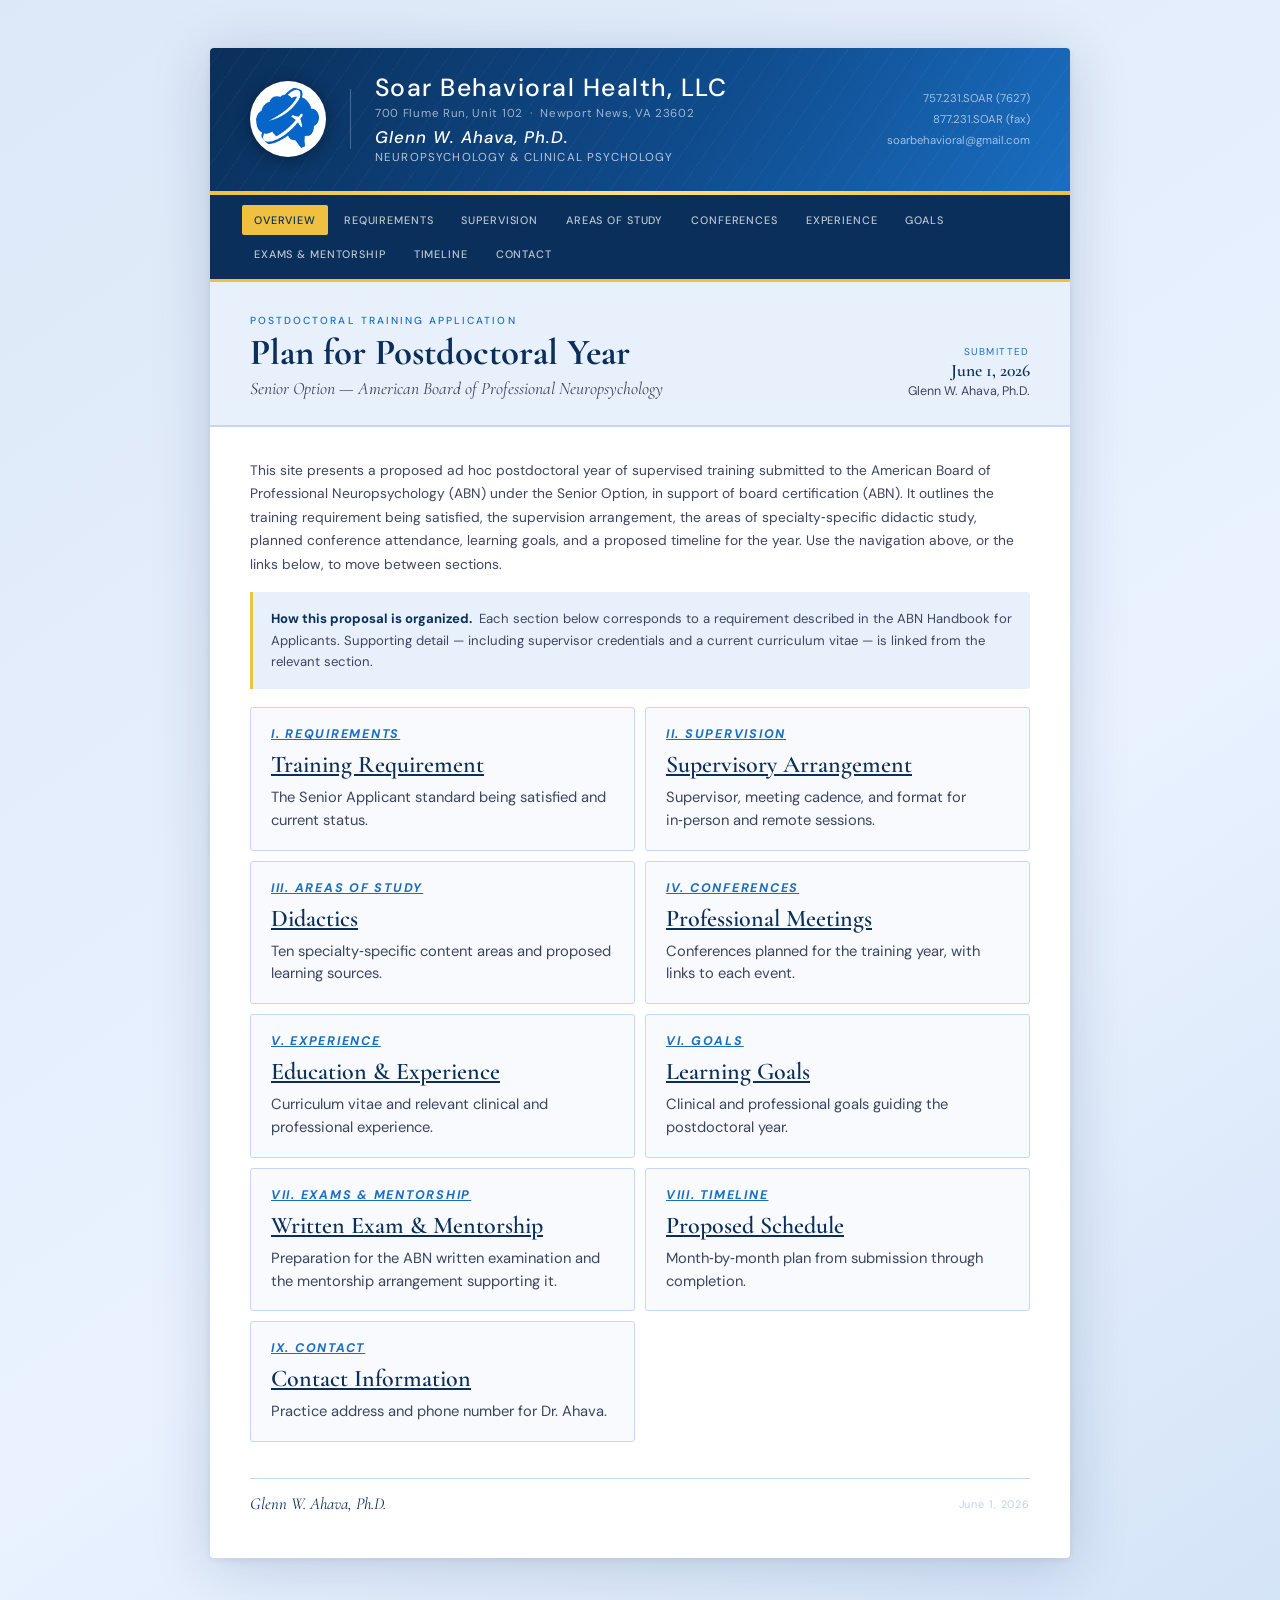
<file: index.html>
<!DOCTYPE html>
<html lang="en">
<head>
<meta charset="UTF-8">
<meta name="viewport" content="width=device-width, initial-scale=1.0">
<title>Plan for Postdoctoral Year — Glenn W. Ahava, Ph.D.</title>
<link href="https://fonts.googleapis.com/css2?family=Cormorant+Garamond:ital,wght@0,400;0,500;0,600;0,700;1,400;1,500&family=DM+Sans:opsz,wght@9..40,300;9..40,400;9..40,500&display=swap" rel="stylesheet">
<link rel="stylesheet" href="assets/styles.css">
</head>
<body id="top">
<div class="page">

  <!-- LETTERHEAD -->
  <header class="letterhead">
    <div class="lh-inner">
      <img class="lh-logo" src="assets/logo.jpg" alt="Soar Behavioral Health logo" width="76" height="76">
      <div class="lh-divider"></div>
      <div class="lh-text">
        <div class="lh-org">Soar Behavioral Health, LLC</div>
        <div class="lh-address">700 Flume Run, Unit 102 &nbsp;·&nbsp; Newport News, VA 23602</div>
        <div class="lh-name">Glenn W. Ahava, Ph.D.</div>
        <div class="lh-specialty">Neuropsychology &amp; Clinical Psychology</div>
      </div>
      <div class="lh-contact">
        757.231.SOAR (7627)<br>
        877.231.SOAR (fax)<br>
        soarbehavioral@gmail.com
      </div>
    </div>
    <div class="lh-bar"></div>
  </header>

  <!-- SITE NAV -->
  <nav class="site-nav" aria-label="Site sections">
    <a href="index.html" class="current">Overview</a>
    <a href="requirements.html">Requirements</a>
    <a href="supervision.html">Supervision</a>
    <a href="areas-of-study.html">Areas of Study</a>
    <a href="conferences.html">Conferences</a>
    <a href="experience.html">Experience</a>
    <a href="goals.html">Goals</a>
    <a href="exams-mentorship.html">Exams &amp; Mentorship</a>
    <a href="timeline.html">Timeline</a>
    <a href="contact.html">Contact</a>
  </nav>

  <!-- DOC HEADER -->
  <div class="doc-header">
    <div>
      <div class="dh-label">Postdoctoral Training Application</div>
      <div class="dh-title">Plan for Postdoctoral Year</div>
      <div class="dh-subtitle">Senior Option — American Board of Professional Neuropsychology</div>
    </div>
    <div class="dh-meta">
      <div class="dh-date-label">Submitted</div>
      <div class="dh-date">June 1, 2026</div>
      <div class="dh-author">Glenn W. Ahava, Ph.D.</div>
    </div>
  </div>

  <!-- BODY -->
  <main class="body">

    <section class="section fade-in">
      <div class="sec-intro">
        This site presents a proposed ad hoc postdoctoral year of supervised training submitted
        to the American Board of Professional Neuropsychology (ABN) under the Senior Option, in
        support of board certification (ABN). It outlines the training requirement being
        satisfied, the supervision arrangement, the areas of specialty‑specific didactic study,
        planned conference attendance, learning goals, and a proposed timeline for the year.
        Use the navigation above, or the links below, to move between sections.
      </div>

      <div class="note">
        <strong>How this proposal is organized.</strong>&ensp;Each section below corresponds to a
        requirement described in the ABN Handbook for Applicants. Supporting detail —
        including supervisor credentials and a current curriculum vitae — is linked from the
        relevant section.
      </div>

      <div class="quicklinks">
        <a class="qlink" href="requirements.html">
          <div class="qlink-label">I. Requirements</div>
          <div class="qlink-title">Training Requirement</div>
          <div class="qlink-text">The Senior Applicant standard being satisfied and current status.</div>
        </a>
        <a class="qlink" href="supervision.html">
          <div class="qlink-label">II. Supervision</div>
          <div class="qlink-title">Supervisory Arrangement</div>
          <div class="qlink-text">Supervisor, meeting cadence, and format for in‑person and remote sessions.</div>
        </a>
        <a class="qlink" href="areas-of-study.html">
          <div class="qlink-label">III. Areas of Study</div>
          <div class="qlink-title">Didactics</div>
          <div class="qlink-text">Ten specialty‑specific content areas and proposed learning sources.</div>
        </a>
        <a class="qlink" href="conferences.html">
          <div class="qlink-label">IV. Conferences</div>
          <div class="qlink-title">Professional Meetings</div>
          <div class="qlink-text">Conferences planned for the training year, with links to each event.</div>
        </a>
        <a class="qlink" href="experience.html">
          <div class="qlink-label">V. Experience</div>
          <div class="qlink-title">Education &amp; Experience</div>
          <div class="qlink-text">Curriculum vitae and relevant clinical and professional experience.</div>
        </a>
        <a class="qlink" href="goals.html">
          <div class="qlink-label">VI. Goals</div>
          <div class="qlink-title">Learning Goals</div>
          <div class="qlink-text">Clinical and professional goals guiding the postdoctoral year.</div>
        </a>
        <a class="qlink" href="exams-mentorship.html">
          <div class="qlink-label">VII. Exams &amp; Mentorship</div>
          <div class="qlink-title">Written Exam &amp; Mentorship</div>
          <div class="qlink-text">Preparation for the ABN written examination and the mentorship arrangement supporting it.</div>
        </a>
        <a class="qlink" href="timeline.html">
          <div class="qlink-label">VIII. Timeline</div>
          <div class="qlink-title">Proposed Schedule</div>
          <div class="qlink-text">Month‑by‑month plan from submission through completion.</div>
        </a>
        <a class="qlink" href="contact.html">
          <div class="qlink-label">IX. Contact</div>
          <div class="qlink-title">Contact Information</div>
          <div class="qlink-text">Practice address and phone number for Dr. Ahava.</div>
        </a>
      </div>
    </section>

    <!-- FOOTER -->
    <div class="doc-footer">
      <div class="footer-sig">Glenn W. Ahava, Ph.D.</div>
      <div class="footer-meta">
        June 1, 2026
      </div>
    </div>

  </main>
</div>
</body>
</html>
</file>
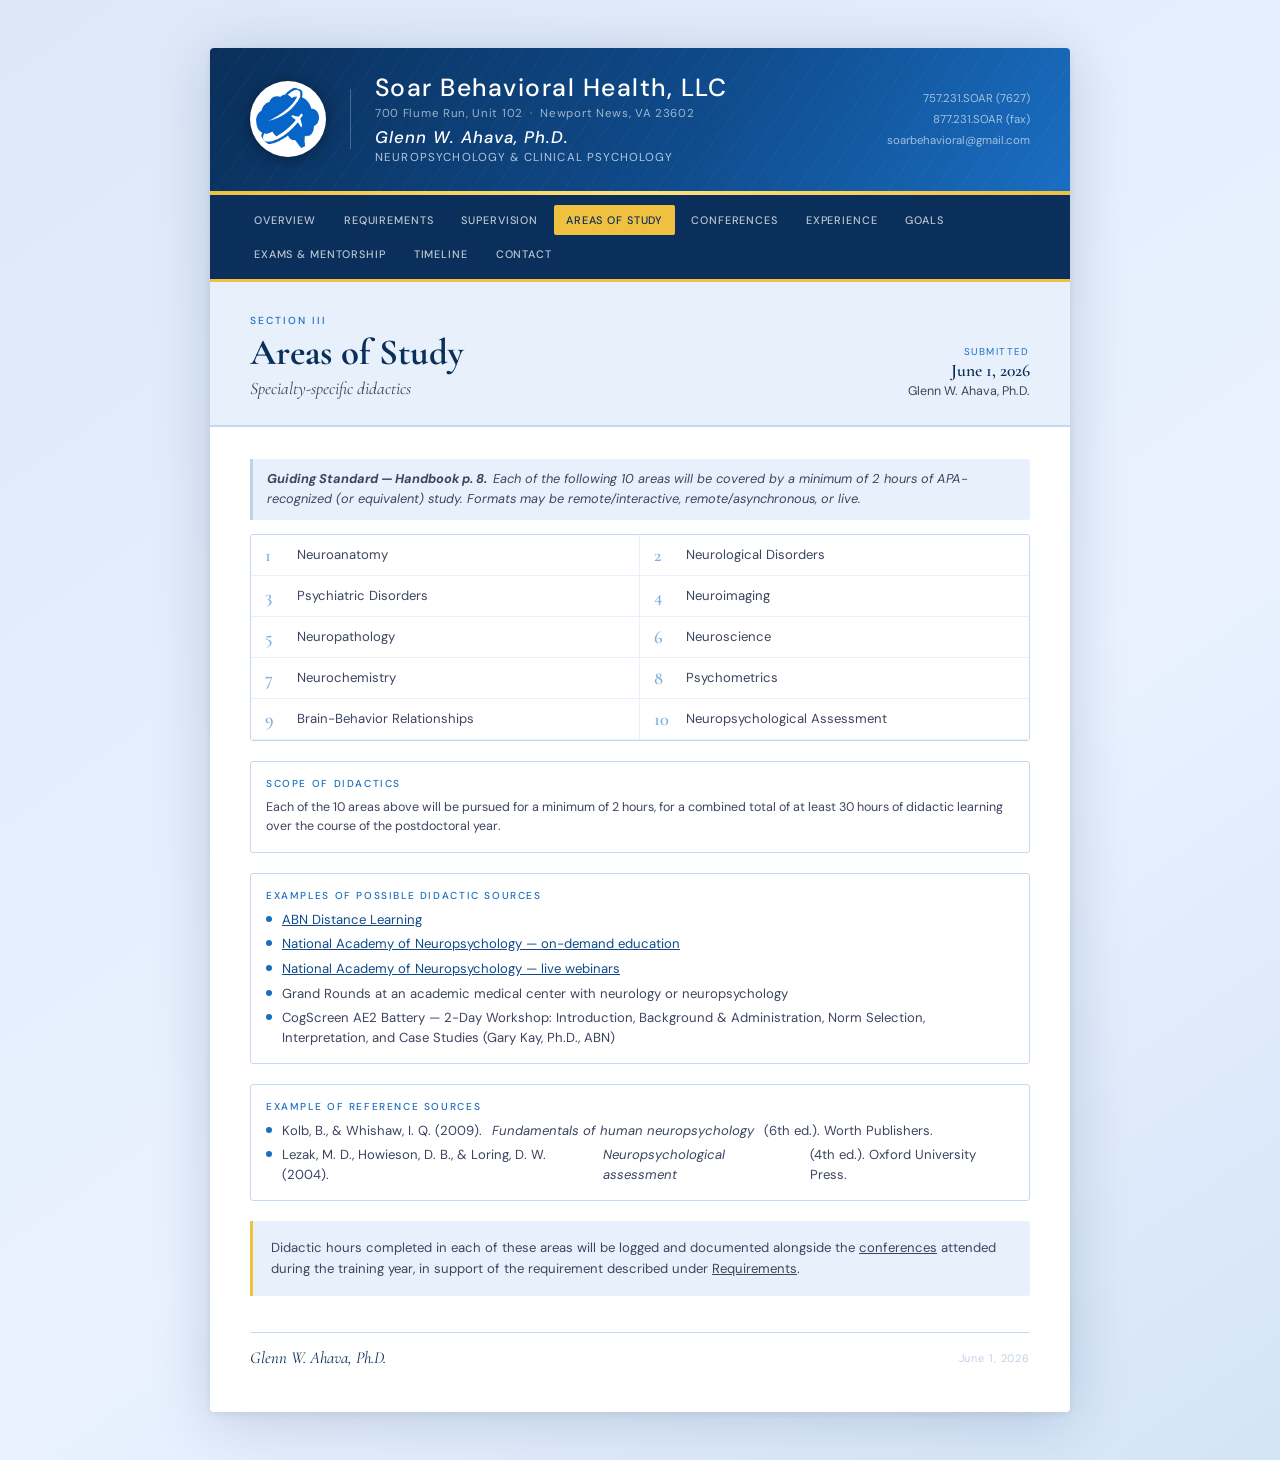
<file: areas-of-study.html>
<!DOCTYPE html>
<html lang="en">
<head>
<meta charset="UTF-8">
<meta name="viewport" content="width=device-width, initial-scale=1.0">
<title>Areas of Study — Plan for Postdoctoral Year</title>
<link href="https://fonts.googleapis.com/css2?family=Cormorant+Garamond:ital,wght@0,400;0,500;0,600;0,700;1,400;1,500&family=DM+Sans:opsz,wght@9..40,300;9..40,400;9..40,500&display=swap" rel="stylesheet">
<link rel="stylesheet" href="assets/styles.css">
</head>
<body id="top">
<div class="page">

  <header class="letterhead">
    <div class="lh-inner">
      <img class="lh-logo" src="assets/logo.jpg" alt="Soar Behavioral Health logo" width="76" height="76">
      <div class="lh-divider"></div>
      <div class="lh-text">
        <div class="lh-org">Soar Behavioral Health, LLC</div>
        <div class="lh-address">700 Flume Run, Unit 102 &nbsp;·&nbsp; Newport News, VA 23602</div>
        <div class="lh-name">Glenn W. Ahava, Ph.D.</div>
        <div class="lh-specialty">Neuropsychology &amp; Clinical Psychology</div>
      </div>
      <div class="lh-contact">
        757.231.SOAR (7627)<br>
        877.231.SOAR (fax)<br>
        soarbehavioral@gmail.com
      </div>
    </div>
    <div class="lh-bar"></div>
  </header>

  <nav class="site-nav" aria-label="Site sections">
    <a href="index.html">Overview</a>
    <a href="requirements.html">Requirements</a>
    <a href="supervision.html">Supervision</a>
    <a href="areas-of-study.html" class="current">Areas of Study</a>
    <a href="conferences.html">Conferences</a>
    <a href="experience.html">Experience</a>
    <a href="goals.html">Goals</a>
    <a href="exams-mentorship.html">Exams &amp; Mentorship</a>
    <a href="timeline.html">Timeline</a>
    <a href="contact.html">Contact</a>
  </nav>

  <div class="doc-header">
    <div>
      <div class="dh-label">Section III</div>
      <div class="dh-title">Areas of Study</div>
      <div class="dh-subtitle">Specialty-specific didactics</div>
    </div>
    <div class="dh-meta">
      <div class="dh-date-label">Submitted</div>
      <div class="dh-date">June 1, 2026</div>
      <div class="dh-author">Glenn W. Ahava, Ph.D.</div>
    </div>
  </div>

  <main class="body">
    <section class="section fade-in">

      <div class="did-note">
        <strong>Guiding Standard — Handbook p. 8.</strong>&ensp;Each of the following 10 areas will be covered by a minimum of 2 hours of APA-recognized (or equivalent) study. Formats may be remote/interactive, remote/asynchronous, or live.
      </div>

      <div class="did-grid">
        <div class="did-item"><span class="did-n">1</span>Neuroanatomy</div>
        <div class="did-item"><span class="did-n">2</span>Neurological Disorders</div>
        <div class="did-item"><span class="did-n">3</span>Psychiatric Disorders</div>
        <div class="did-item"><span class="did-n">4</span>Neuroimaging</div>
        <div class="did-item"><span class="did-n">5</span>Neuropathology</div>
        <div class="did-item"><span class="did-n">6</span>Neuroscience</div>
        <div class="did-item"><span class="did-n">7</span>Neurochemistry</div>
        <div class="did-item"><span class="did-n">8</span>Psychometrics</div>
        <div class="did-item"><span class="did-n">9</span>Brain-Behavior Relationships</div>
        <div class="did-item"><span class="did-n">10</span>Neuropsychological Assessment</div>
      </div>

      <div class="card" style="margin-top:20px;">
        <div class="src-title">Scope of Didactics</div>
        <p>Each of the 10 areas above will be pursued for a minimum of 2 hours, for a combined
        total of at least 30 hours of didactic learning over the course of the postdoctoral year.</p>
      </div>

      <div class="card" style="margin-top:20px;">
        <div class="src-title">Examples of Possible Didactic Sources</div>
        <ul class="src-list">
          <li><span class="src-dot"></span><a href="https://www.abn-board.com/events" target="_blank" rel="noopener">ABN Distance Learning</a></li>
          <li><span class="src-dot"></span><a href="https://nanonline.org/" target="_blank" rel="noopener">National Academy of Neuropsychology — on-demand education</a></li>
          <li><span class="src-dot"></span><a href="https://nanonline.org/Nanweb24/Nanweb/Continuing_Education.aspx" target="_blank" rel="noopener">National Academy of Neuropsychology — live webinars</a></li>
          <li><span class="src-dot"></span>Grand Rounds at an academic medical center with neurology or neuropsychology</li>
          <li><span class="src-dot"></span>CogScreen AE2 Battery — 2-Day Workshop: Introduction, Background &amp; Administration, Norm Selection, Interpretation, and Case Studies (Gary Kay, Ph.D., ABN)</li>
        </ul>
      </div>

      <div class="card" style="margin-top:20px;">
        <div class="src-title">Example of Reference Sources</div>
        <ul class="src-list">
          <li><span class="src-dot"></span>Kolb, B., &amp; Whishaw, I. Q. (2009). <em>Fundamentals of human neuropsychology</em> (6th ed.). Worth Publishers.</li>
          <li><span class="src-dot"></span>Lezak, M. D., Howieson, D. B., &amp; Loring, D. W. (2004). <em>Neuropsychological assessment</em> (4th ed.). Oxford University Press.</li>
        </ul>
      </div>

      <div class="note" style="margin-top:20px;">
        Didactic hours completed in each of these areas will be logged and documented alongside
        the <a href="conferences.html">conferences</a> attended during the training year, in support
        of the requirement described under <a href="requirements.html">Requirements</a>.
      </div>
    </section>

    <div class="doc-footer">
      <div class="footer-sig">Glenn W. Ahava, Ph.D.</div>
      <div class="footer-meta">
        June 1, 2026
      </div>
    </div>
  </main>
</div>
</body>
</html>
</file>
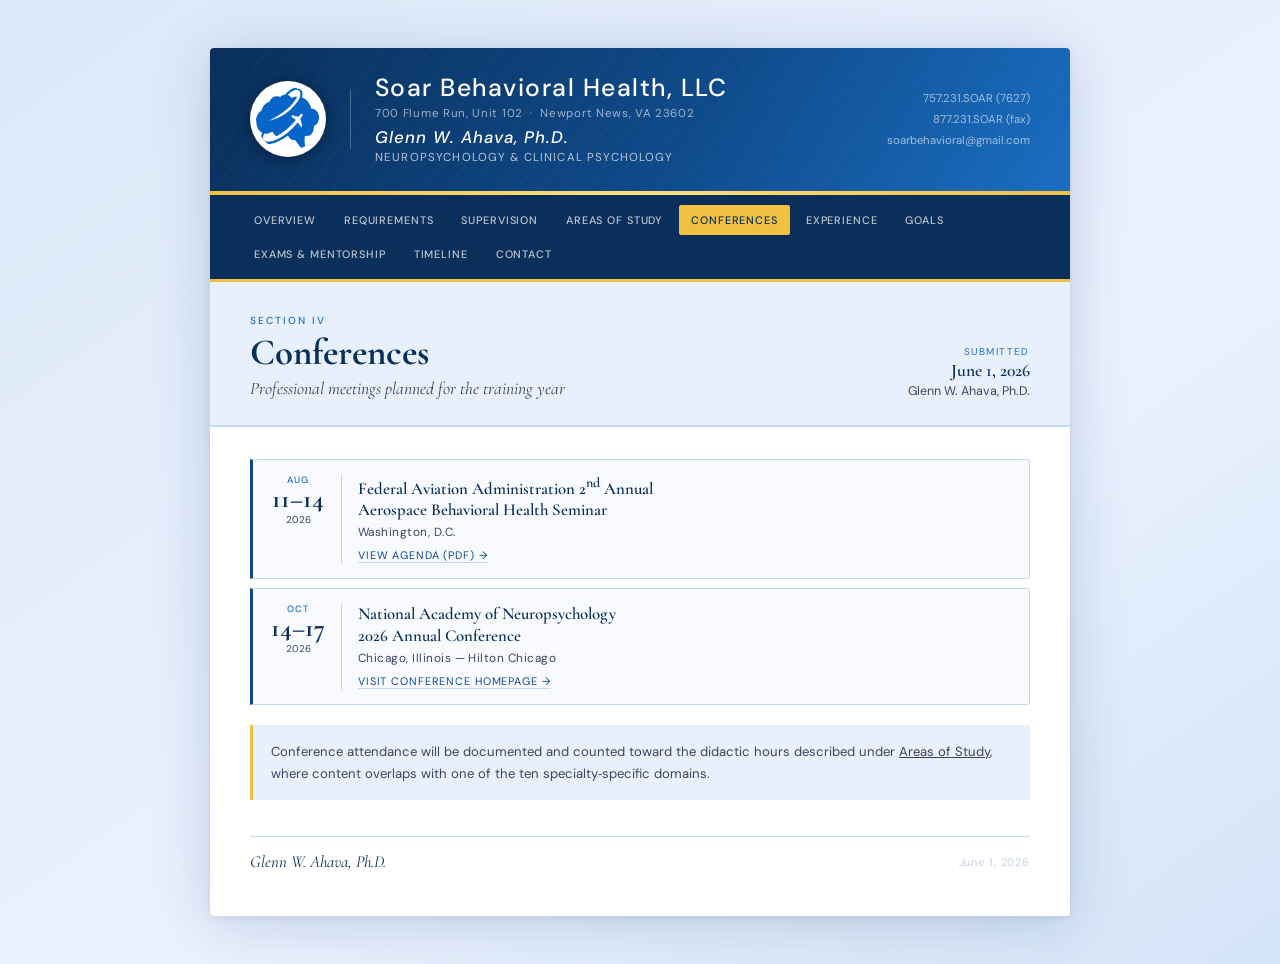
<file: conferences.html>
<!DOCTYPE html>
<html lang="en">
<head>
<meta charset="UTF-8">
<meta name="viewport" content="width=device-width, initial-scale=1.0">
<title>Conferences — Plan for Postdoctoral Year</title>
<link href="https://fonts.googleapis.com/css2?family=Cormorant+Garamond:ital,wght@0,400;0,500;0,600;0,700;1,400;1,500&family=DM+Sans:opsz,wght@9..40,300;9..40,400;9..40,500&display=swap" rel="stylesheet">
<link rel="stylesheet" href="assets/styles.css">
</head>
<body id="top">
<div class="page">

  <header class="letterhead">
    <div class="lh-inner">
      <img class="lh-logo" src="assets/logo.jpg" alt="Soar Behavioral Health logo" width="76" height="76">
      <div class="lh-divider"></div>
      <div class="lh-text">
        <div class="lh-org">Soar Behavioral Health, LLC</div>
        <div class="lh-address">700 Flume Run, Unit 102 &nbsp;·&nbsp; Newport News, VA 23602</div>
        <div class="lh-name">Glenn W. Ahava, Ph.D.</div>
        <div class="lh-specialty">Neuropsychology &amp; Clinical Psychology</div>
      </div>
      <div class="lh-contact">
        757.231.SOAR (7627)<br>
        877.231.SOAR (fax)<br>
        soarbehavioral@gmail.com
      </div>
    </div>
    <div class="lh-bar"></div>
  </header>

  <nav class="site-nav" aria-label="Site sections">
    <a href="index.html">Overview</a>
    <a href="requirements.html">Requirements</a>
    <a href="supervision.html">Supervision</a>
    <a href="areas-of-study.html">Areas of Study</a>
    <a href="conferences.html" class="current">Conferences</a>
    <a href="experience.html">Experience</a>
    <a href="goals.html">Goals</a>
    <a href="exams-mentorship.html">Exams &amp; Mentorship</a>
    <a href="timeline.html">Timeline</a>
    <a href="contact.html">Contact</a>
  </nav>

  <div class="doc-header">
    <div>
      <div class="dh-label">Section IV</div>
      <div class="dh-title">Conferences</div>
      <div class="dh-subtitle">Professional meetings planned for the training year</div>
    </div>
    <div class="dh-meta">
      <div class="dh-date-label">Submitted</div>
      <div class="dh-date">June 1, 2026</div>
      <div class="dh-author">Glenn W. Ahava, Ph.D.</div>
    </div>
  </div>

  <main class="body">
    <section class="section fade-in">

      <div class="conf-card">
        <div class="conf-date">
          <div class="conf-month">Aug</div>
          <div class="conf-day">11–14</div>
          <div class="conf-year">2026</div>
        </div>
        <div class="conf-vr"></div>
        <div class="conf-info">
          <div class="conf-name">Federal Aviation Administration 2<sup>nd</sup> Annual<br>Aerospace Behavioral Health Seminar</div>
          <div class="conf-loc">Washington, D.C.</div>
          <!-- Add the official event page link once published -->
          <a class="conf-link" href="https://www.faa.gov/pilots/medical_certification/media/ABHS_Agenda.pdf" target="_blank" rel="noopener">View agenda (PDF) →</a>
        </div>
      </div>

      <div class="conf-card">
        <div class="conf-date">
          <div class="conf-month">Oct</div>
          <div class="conf-day">14–17</div>
          <div class="conf-year">2026</div>
        </div>
        <div class="conf-vr"></div>
        <div class="conf-info">
          <div class="conf-name">National Academy of Neuropsychology<br>2026 Annual Conference</div>
          <div class="conf-loc">Chicago, Illinois — Hilton Chicago</div>
          <a class="conf-link" href="https://nanonline.org/Nanweb24/Nanweb/ContinuingEducation/_Conference/2026-Chicago/2026-Annual-Conference.aspx" target="_blank" rel="noopener">Visit conference homepage →</a>
        </div>
      </div>

      <div class="note" style="margin-top:20px;">
        Conference attendance will be documented and counted toward the didactic hours described
        under <a href="areas-of-study.html">Areas of Study</a>, where content overlaps with one of
        the ten specialty‑specific domains.
      </div>
    </section>

    <div class="doc-footer">
      <div class="footer-sig">Glenn W. Ahava, Ph.D.</div>
      <div class="footer-meta">
        June 1, 2026
      </div>
    </div>
  </main>
</div>
</body>
</html>
</file>
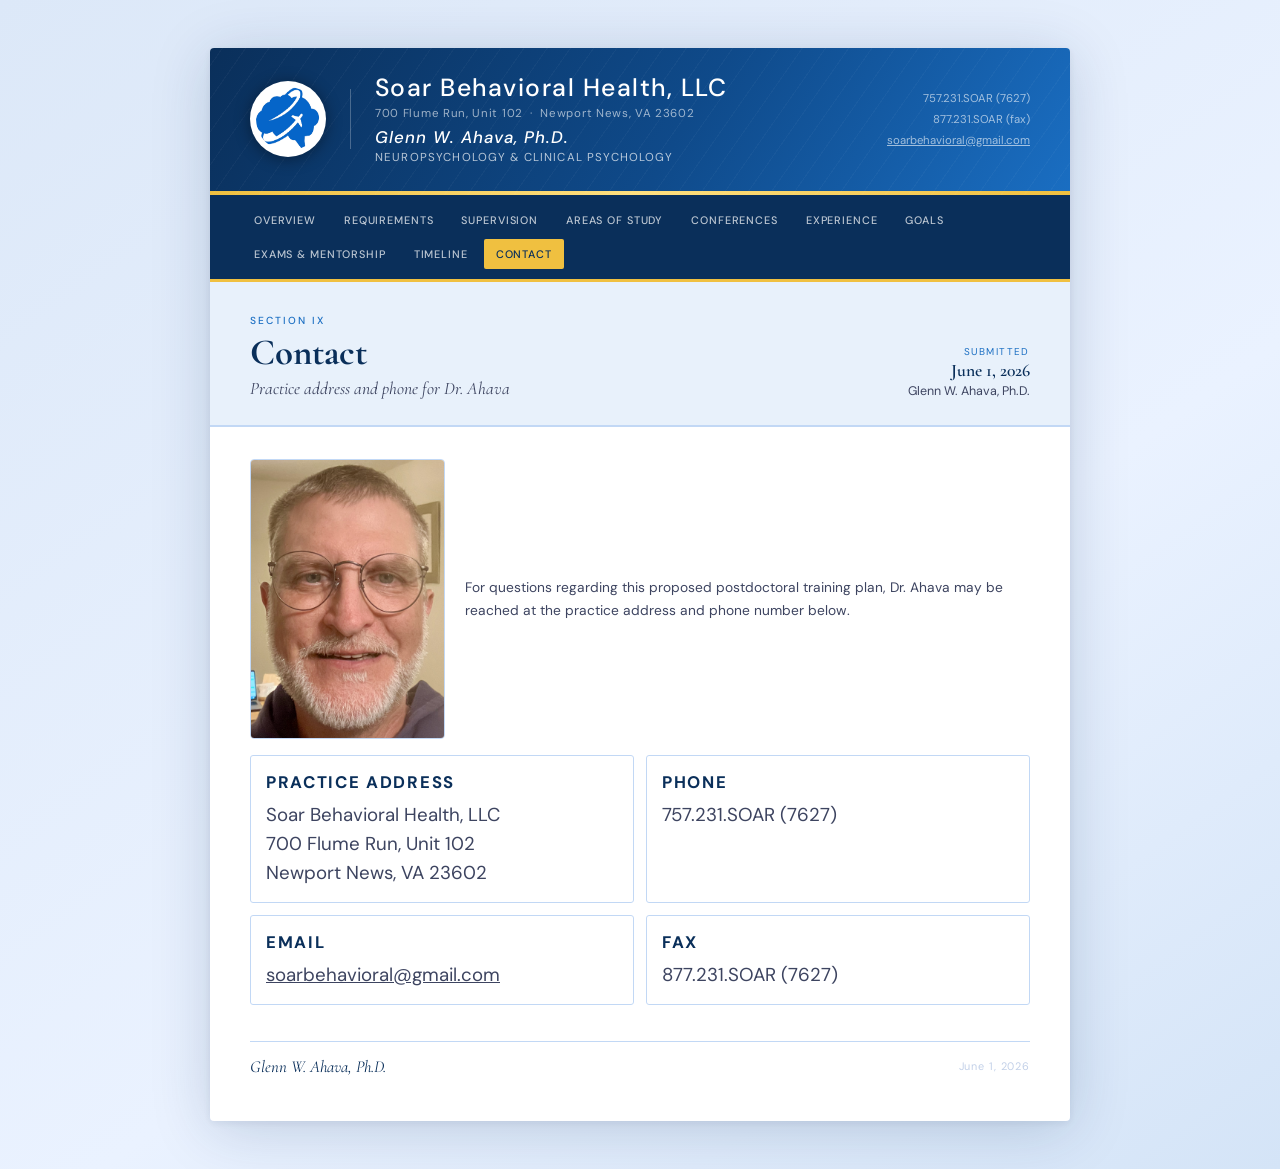
<file: contact.html>
<!DOCTYPE html>
<html lang="en">
<head>
<meta charset="UTF-8">
<meta name="viewport" content="width=device-width, initial-scale=1.0">
<title>Contact — Plan for Postdoctoral Year</title>
<link href="https://fonts.googleapis.com/css2?family=Cormorant+Garamond:ital,wght@0,400;0,500;0,600;0,700;1,400;1,500&family=DM+Sans:opsz,wght@9..40,300;9..40,400;9..40,500&display=swap" rel="stylesheet">
<link rel="stylesheet" href="assets/styles.css">
</head>
<body id="top">
<div class="page">

  <header class="letterhead">
    <div class="lh-inner">
      <img class="lh-logo" src="assets/logo.jpg" alt="Soar Behavioral Health logo" width="76" height="76">
      <div class="lh-divider"></div>
      <div class="lh-text">
        <div class="lh-org">Soar Behavioral Health, LLC</div>
        <div class="lh-address">700 Flume Run, Unit 102 &nbsp;·&nbsp; Newport News, VA 23602</div>
        <div class="lh-name">Glenn W. Ahava, Ph.D.</div>
        <div class="lh-specialty">Neuropsychology &amp; Clinical Psychology</div>
      </div>
      <div class="lh-contact">
        757.231.SOAR (7627)<br>
        877.231.SOAR (fax)<br>
        <a href="mailto:soarbehavioral@gmail.com" style="color:inherit; text-decoration:underline;">soarbehavioral@gmail.com</a>
      </div>
    </div>
    <div class="lh-bar"></div>
  </header>

  <nav class="site-nav" aria-label="Site sections">
    <a href="index.html">Overview</a>
    <a href="requirements.html">Requirements</a>
    <a href="supervision.html">Supervision</a>
    <a href="areas-of-study.html">Areas of Study</a>
    <a href="conferences.html">Conferences</a>
    <a href="experience.html">Experience</a>
    <a href="goals.html">Goals</a>
    <a href="exams-mentorship.html">Exams &amp; Mentorship</a>
    <a href="timeline.html">Timeline</a>
    <a href="contact.html" class="current">Contact</a>
  </nav>

  <div class="doc-header">
    <div>
      <div class="dh-label">Section IX</div>
      <div class="dh-title">Contact</div>
      <div class="dh-subtitle">Practice address and phone for Dr. Ahava</div>
    </div>
    <div class="dh-meta">
      <div class="dh-date-label">Submitted</div>
      <div class="dh-date">June 1, 2026</div>
      <div class="dh-author">Glenn W. Ahava, Ph.D.</div>
    </div>
  </div>

  <main class="body">

    <section class="section fade-in">
      <div class="contact-intro-row">
        <img class="contact-portrait" src="assets/dr-ahava-portrait.jpg" alt="Portrait of Glenn W. Ahava, Ph.D.">
        <div class="sec-intro" style="margin-bottom:0;">
          For questions regarding this proposed postdoctoral training plan, Dr. Ahava may be reached
          at the practice address and phone number below.
        </div>
      </div>

      <div class="grid-2">
        <div class="card contact-card">
          <h3>Practice Address</h3>
          <p>
            Soar Behavioral Health, LLC<br>
            700 Flume Run, Unit 102<br>
            Newport News, VA 23602
          </p>
        </div>
        <div class="card contact-card">
          <h3>Phone</h3>
          <p>757.231.SOAR (7627)</p>
        </div>
        <div class="card contact-card">
          <h3>Email</h3>
          <p><a href="mailto:soarbehavioral@gmail.com" style="color:inherit; text-decoration:underline;">soarbehavioral@gmail.com</a></p>
        </div>
        <div class="card contact-card">
          <h3>Fax</h3>
          <p>877.231.SOAR (7627)</p>
        </div>
      </div>
    </section>

    <div class="doc-footer">
      <div class="footer-sig">Glenn W. Ahava, Ph.D.</div>
      <div class="footer-meta">
        June 1, 2026
      </div>
    </div>
  </main>
</div>
</body>
</html>
</file>
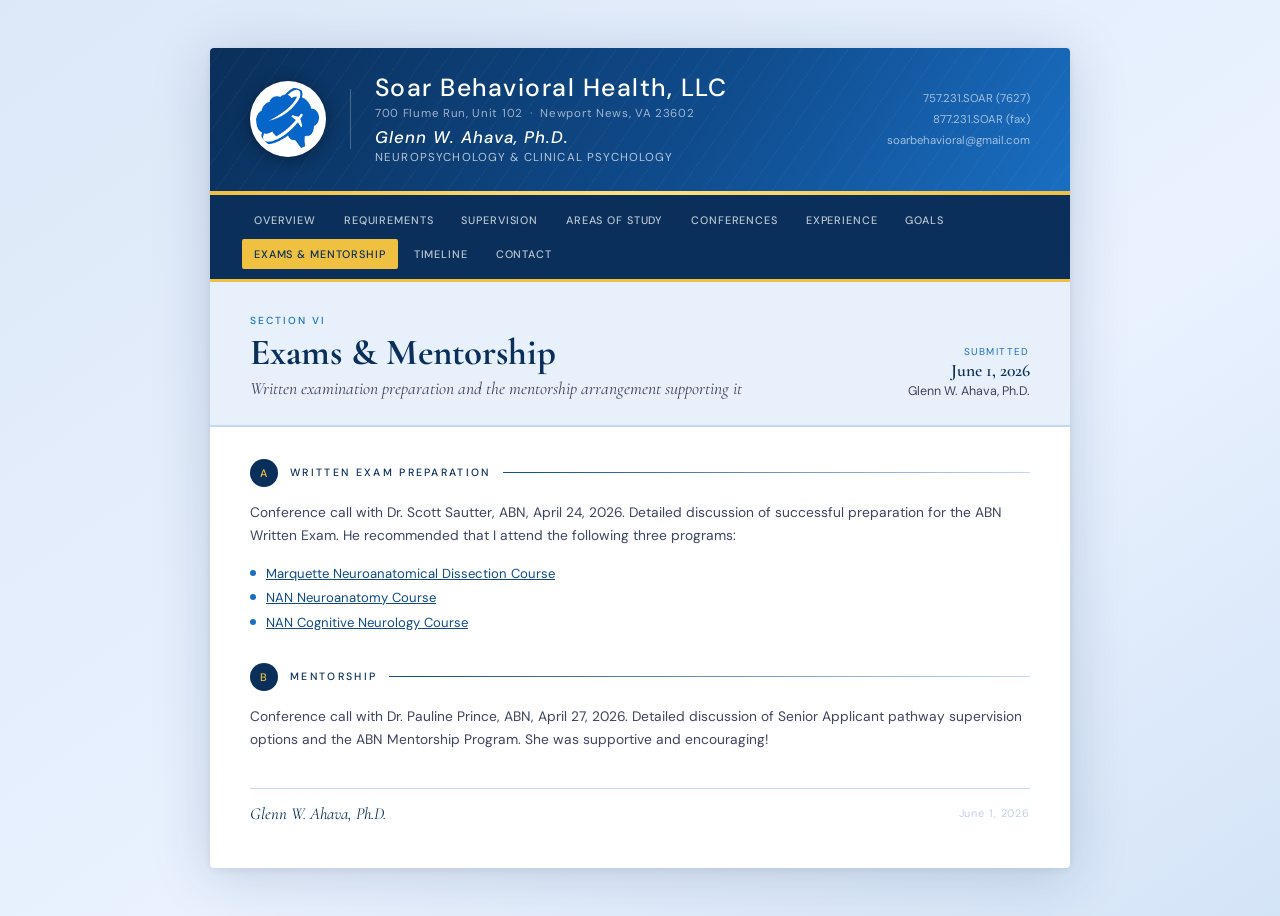
<file: exams-mentorship.html>
<!DOCTYPE html>
<html lang="en">
<head>
<meta charset="UTF-8">
<meta name="viewport" content="width=device-width, initial-scale=1.0">
<title>Exams &amp; Mentorship — Plan for Postdoctoral Year</title>
<link href="https://fonts.googleapis.com/css2?family=Cormorant+Garamond:ital,wght@0,400;0,500;0,600;0,700;1,400;1,500&family=DM+Sans:opsz,wght@9..40,300;9..40,400;9..40,500&display=swap" rel="stylesheet">
<link rel="stylesheet" href="assets/styles.css">
</head>
<body id="top">
<div class="page">

  <header class="letterhead">
    <div class="lh-inner">
      <img class="lh-logo" src="assets/logo.jpg" alt="Soar Behavioral Health logo" width="76" height="76">
      <div class="lh-divider"></div>
      <div class="lh-text">
        <div class="lh-org">Soar Behavioral Health, LLC</div>
        <div class="lh-address">700 Flume Run, Unit 102 &nbsp;·&nbsp; Newport News, VA 23602</div>
        <div class="lh-name">Glenn W. Ahava, Ph.D.</div>
        <div class="lh-specialty">Neuropsychology &amp; Clinical Psychology</div>
      </div>
      <div class="lh-contact">
        757.231.SOAR (7627)<br>
        877.231.SOAR (fax)<br>
        soarbehavioral@gmail.com
      </div>
    </div>
    <div class="lh-bar"></div>
  </header>

  <nav class="site-nav" aria-label="Site sections">
    <a href="index.html">Overview</a>
    <a href="requirements.html">Requirements</a>
    <a href="supervision.html">Supervision</a>
    <a href="areas-of-study.html">Areas of Study</a>
    <a href="conferences.html">Conferences</a>
    <a href="experience.html">Experience</a>
    <a href="goals.html">Goals</a>
    <a href="exams-mentorship.html" class="current">Exams &amp; Mentorship</a>
    <a href="timeline.html">Timeline</a>
    <a href="contact.html">Contact</a>
  </nav>

  <div class="doc-header">
    <div>
      <div class="dh-label">Section VI</div>
      <div class="dh-title">Exams &amp; Mentorship</div>
      <div class="dh-subtitle">Written examination preparation and the mentorship arrangement supporting it</div>
    </div>
    <div class="dh-meta">
      <div class="dh-date-label">Submitted</div>
      <div class="dh-date">June 1, 2026</div>
      <div class="dh-author">Glenn W. Ahava, Ph.D.</div>
    </div>
  </div>

  <main class="body">

    <!-- A. WRITTEN EXAM PREPARATION -->
    <section class="section fade-in">
      <div class="sec-head">
        <div class="sec-num">A</div>
        <div class="sec-title">Written Exam Preparation</div>
        <div class="sec-rule"></div>
      </div>

      <div class="sec-intro">
        Conference call with Dr. Scott Sautter, ABN, April 24, 2026. Detailed discussion of
        successful preparation for the ABN Written Exam. He recommended that I attend the
        following three programs:
      </div>

      <ul class="src-list">
        <li><span class="src-dot"></span><a href="https://marquette.edu/health-sciences/continuing-education/neuroanatomical.php" target="_blank" rel="noopener">Marquette Neuroanatomical Dissection Course</a></li>
        <li><span class="src-dot"></span><a href="https://www.pathlms.com/nan/pages/onlinecourses" target="_blank" rel="noopener">NAN Neuroanatomy Course</a></li>
        <li><span class="src-dot"></span><a href="https://www.pathlms.com/nan/pages/onlinecourses" target="_blank" rel="noopener">NAN Cognitive Neurology Course</a></li>
      </ul>
    </section>

    <!-- B. MENTORSHIP -->
    <section class="section fade-in">
      <div class="sec-head">
        <div class="sec-num">B</div>
        <div class="sec-title">Mentorship</div>
        <div class="sec-rule"></div>
      </div>

      <div class="sec-intro">
        Conference call with Dr. Pauline Prince, ABN, April 27, 2026. Detailed discussion of
        Senior Applicant pathway supervision options and the ABN Mentorship Program. She was
        supportive and encouraging!
      </div>
    </section>

    <div class="doc-footer">
      <div class="footer-sig">Glenn W. Ahava, Ph.D.</div>
      <div class="footer-meta">
        June 1, 2026
      </div>
    </div>
  </main>
</div>
</body>
</html>
</file>
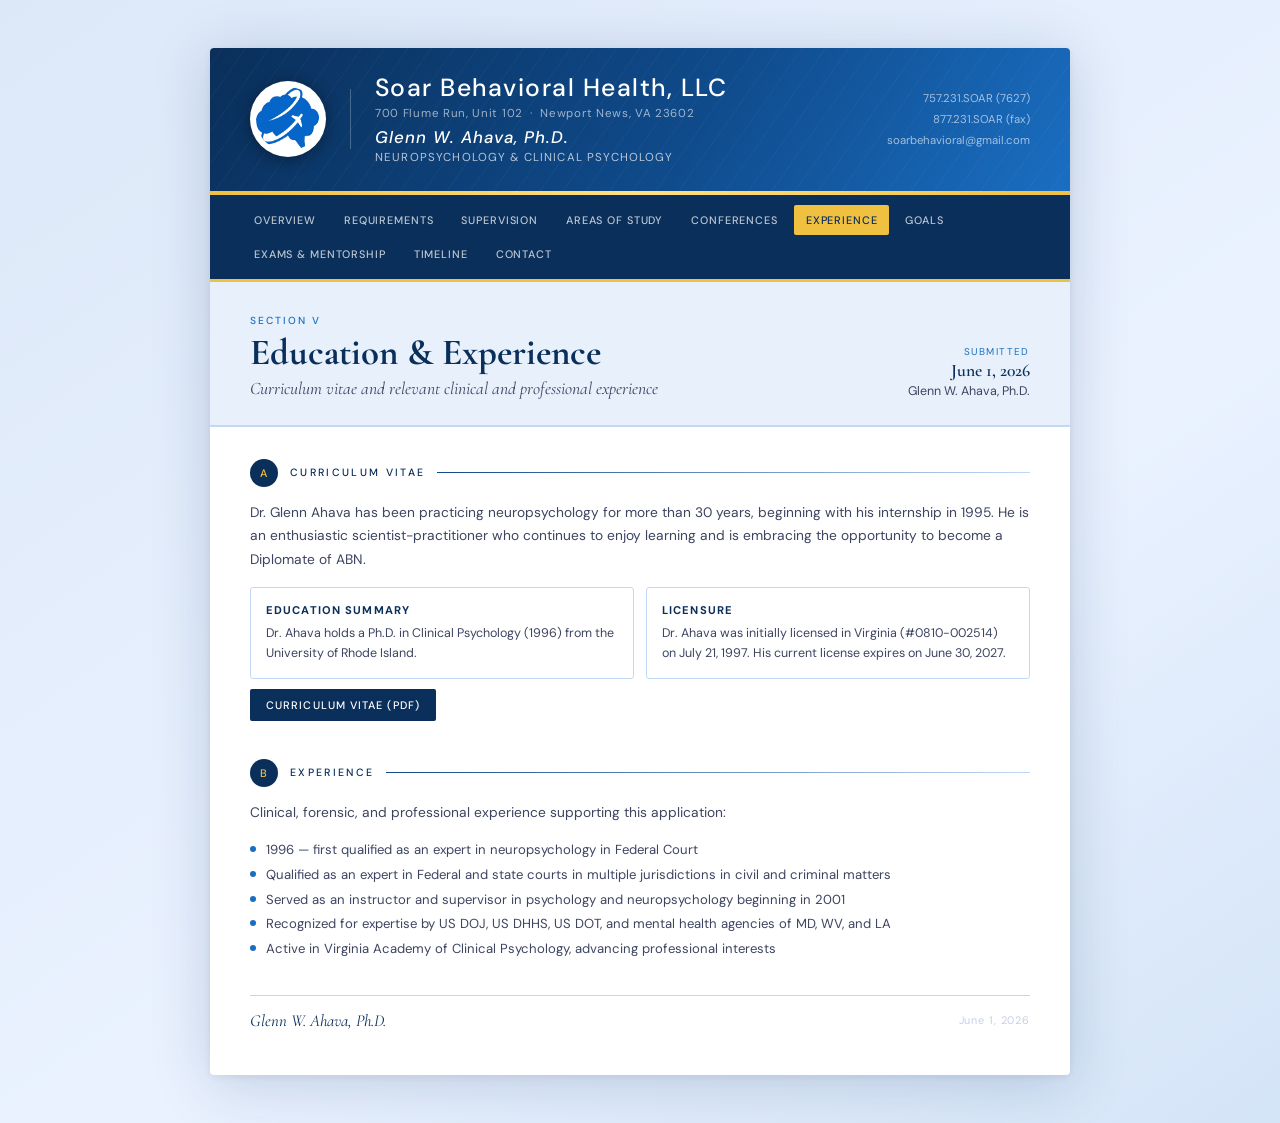
<file: experience.html>
<!DOCTYPE html>
<html lang="en">
<head>
<meta charset="UTF-8">
<meta name="viewport" content="width=device-width, initial-scale=1.0">
<title>Education &amp; Experience — Plan for Postdoctoral Year</title>
<link href="https://fonts.googleapis.com/css2?family=Cormorant+Garamond:ital,wght@0,400;0,500;0,600;0,700;1,400;1,500&family=DM+Sans:opsz,wght@9..40,300;9..40,400;9..40,500&display=swap" rel="stylesheet">
<link rel="stylesheet" href="assets/styles.css">
</head>
<body id="top">
<div class="page">

  <header class="letterhead">
    <div class="lh-inner">
      <img class="lh-logo" src="assets/logo.jpg" alt="Soar Behavioral Health logo" width="76" height="76">
      <div class="lh-divider"></div>
      <div class="lh-text">
        <div class="lh-org">Soar Behavioral Health, LLC</div>
        <div class="lh-address">700 Flume Run, Unit 102 &nbsp;·&nbsp; Newport News, VA 23602</div>
        <div class="lh-name">Glenn W. Ahava, Ph.D.</div>
        <div class="lh-specialty">Neuropsychology &amp; Clinical Psychology</div>
      </div>
      <div class="lh-contact">
        757.231.SOAR (7627)<br>
        877.231.SOAR (fax)<br>
        soarbehavioral@gmail.com
      </div>
    </div>
    <div class="lh-bar"></div>
  </header>

  <nav class="site-nav" aria-label="Site sections">
    <a href="index.html">Overview</a>
    <a href="requirements.html">Requirements</a>
    <a href="supervision.html">Supervision</a>
    <a href="areas-of-study.html">Areas of Study</a>
    <a href="conferences.html">Conferences</a>
    <a href="experience.html" class="current">Experience</a>
    <a href="goals.html">Goals</a>
    <a href="exams-mentorship.html">Exams &amp; Mentorship</a>
    <a href="timeline.html">Timeline</a>
    <a href="contact.html">Contact</a>
  </nav>

  <div class="doc-header">
    <div>
      <div class="dh-label">Section V</div>
      <div class="dh-title">Education &amp; Experience</div>
      <div class="dh-subtitle">Curriculum vitae and relevant clinical and professional experience</div>
    </div>
    <div class="dh-meta">
      <div class="dh-date-label">Submitted</div>
      <div class="dh-date">June 1, 2026</div>
      <div class="dh-author">Glenn W. Ahava, Ph.D.</div>
    </div>
  </div>

  <main class="body">

    <!-- SECTION: CURRICULUM VITAE -->
    <section class="section fade-in">
      <div class="sec-head">
        <div class="sec-num">A</div>
        <div class="sec-title">Curriculum Vitae</div>
        <div class="sec-rule"></div>
      </div>

      <div class="sec-intro">
        Dr. Glenn Ahava has been practicing neuropsychology for more than 30 years, beginning with
        his internship in 1995. He is an enthusiastic scientist-practitioner who continues to enjoy
        learning and is embracing the opportunity to become a Diplomate of ABN.
      </div>

      <div class="grid-2">
        <div class="card">
          <h3>Education Summary</h3>
          <p>Dr. Ahava holds a Ph.D. in Clinical Psychology (1996) from the University of Rhode Island.</p>
        </div>
        <div class="card">
          <h3>Licensure</h3>
          <p>Dr. Ahava was initially licensed in Virginia (#0810-002514) on July 21, 1997. His
          current license expires on June 30, 2027.</p>
        </div>
      </div>

      <a class="btn-link" href="assets/Att2.cv%20Ahava%20annotated%20ABN%20final.pdf">Curriculum Vitae (PDF)</a>
    </section>

    <!-- SECTION: EXPERIENCE -->
    <section class="section fade-in" style="margin-top:38px;">
      <div class="sec-head">
        <div class="sec-num">B</div>
        <div class="sec-title">Experience</div>
        <div class="sec-rule"></div>
      </div>

      <div class="sec-intro">
        Clinical, forensic, and professional experience supporting this application:
      </div>

      <ul class="src-list">
        <li><span class="src-dot"></span>1996 — first qualified as an expert in neuropsychology in Federal Court</li>
        <li><span class="src-dot"></span>Qualified as an expert in Federal and state courts in multiple jurisdictions in civil and criminal matters</li>
        <li><span class="src-dot"></span>Served as an instructor and supervisor in psychology and neuropsychology beginning in 2001</li>
        <li><span class="src-dot"></span>Recognized for expertise by US DOJ, US DHHS, US DOT, and mental health agencies of MD, WV, and LA</li>
        <li><span class="src-dot"></span>Active in Virginia Academy of Clinical Psychology, advancing professional interests</li>
      </ul>
    </section>

    <div class="doc-footer">
      <div class="footer-sig">Glenn W. Ahava, Ph.D.</div>
      <div class="footer-meta">
        June 1, 2026
      </div>
    </div>
  </main>
</div>
</body>
</html>
</file>
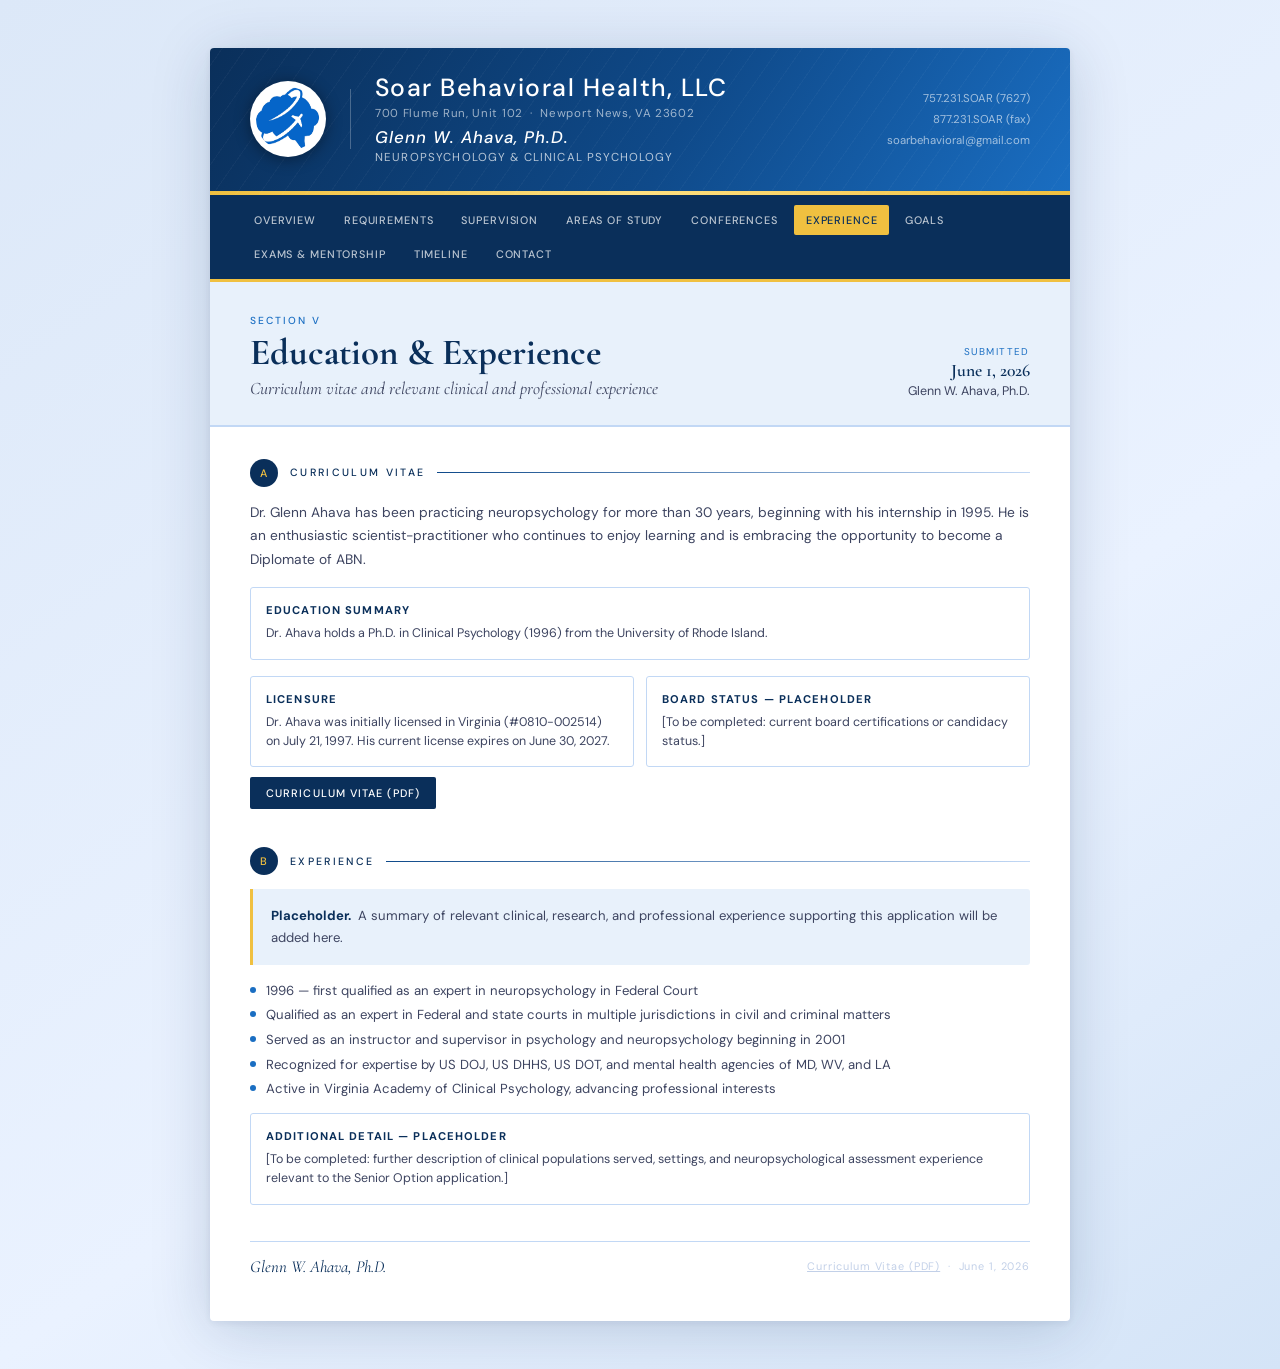
<file: experience1.html>
<!DOCTYPE html>
<html lang="en">
<head>
<meta charset="UTF-8">
<meta name="viewport" content="width=device-width, initial-scale=1.0">
<title>Education &amp; Experience — Plan for Postdoctoral Year</title>
<link href="https://fonts.googleapis.com/css2?family=Cormorant+Garamond:ital,wght@0,400;0,500;0,600;0,700;1,400;1,500&family=DM+Sans:opsz,wght@9..40,300;9..40,400;9..40,500&display=swap" rel="stylesheet">
<link rel="stylesheet" href="assets/styles.css">
</head>
<body id="top">
<div class="page">

  <header class="letterhead">
    <div class="lh-inner">
      <img class="lh-logo" src="assets/logo.jpg" alt="Soar Behavioral Health logo" width="76" height="76">
      <div class="lh-divider"></div>
      <div class="lh-text">
        <div class="lh-org">Soar Behavioral Health, LLC</div>
        <div class="lh-address">700 Flume Run, Unit 102 &nbsp;·&nbsp; Newport News, VA 23602</div>
        <div class="lh-name">Glenn W. Ahava, Ph.D.</div>
        <div class="lh-specialty">Neuropsychology &amp; Clinical Psychology</div>
      </div>
      <div class="lh-contact">
        757.231.SOAR (7627)<br>
        877.231.SOAR (fax)<br>
        soarbehavioral@gmail.com
      </div>
    </div>
    <div class="lh-bar"></div>
  </header>

  <nav class="site-nav" aria-label="Site sections">
    <a href="index.html">Overview</a>
    <a href="requirements.html">Requirements</a>
    <a href="supervision.html">Supervision</a>
    <a href="areas-of-study.html">Areas of Study</a>
    <a href="conferences.html">Conferences</a>
    <a href="experience.html" class="current">Experience</a>
    <a href="goals.html">Goals</a>
    <a href="exams-mentorship.html">Exams &amp; Mentorship</a>
    <a href="timeline.html">Timeline</a>
    <a href="contact.html">Contact</a>
  </nav>

  <div class="doc-header">
    <div>
      <div class="dh-label">Section V</div>
      <div class="dh-title">Education &amp; Experience</div>
      <div class="dh-subtitle">Curriculum vitae and relevant clinical and professional experience</div>
    </div>
    <div class="dh-meta">
      <div class="dh-date-label">Submitted</div>
      <div class="dh-date">June 1, 2026</div>
      <div class="dh-author">Glenn W. Ahava, Ph.D.</div>
    </div>
  </div>

  <main class="body">

    <!-- SECTION: CURRICULUM VITAE -->
    <section class="section fade-in">
      <div class="sec-head">
        <div class="sec-num">A</div>
        <div class="sec-title">Curriculum Vitae</div>
        <div class="sec-rule"></div>
      </div>

      <div class="sec-intro">
        Dr. Glenn Ahava has been practicing neuropsychology for more than 30 years, beginning with
        his internship in 1995. He is an enthusiastic scientist-practitioner who continues to enjoy
        learning and is embracing the opportunity to become a Diplomate of ABN.
      </div>

      <div class="card">
        <h3>Education Summary</h3>
        <p>Dr. Ahava holds a Ph.D. in Clinical Psychology (1996) from the University of Rhode Island.</p>
      </div>

      <div class="grid-2">
        <div class="card">
          <h3>Licensure</h3>
          <p>Dr. Ahava was initially licensed in Virginia (#0810-002514) on July 21, 1997. His
          current license expires on June 30, 2027.</p>
        </div>
        <div class="card">
          <h3>Board Status — Placeholder</h3>
          <p>[To be completed: current board certifications or candidacy status.]</p>
        </div>
      </div>

      <a class="btn-link" href="assets/Att2.cv%20Ahava%20annotated%20ABN%20final.pdf">Curriculum Vitae (PDF)</a>
    </section>

    <!-- SECTION: EXPERIENCE -->
    <section class="section fade-in" style="margin-top:38px;">
      <div class="sec-head">
        <div class="sec-num">B</div>
        <div class="sec-title">Experience</div>
        <div class="sec-rule"></div>
      </div>

      <div class="note">
        <strong>Placeholder.</strong>&ensp;A summary of relevant clinical, research, and professional
        experience supporting this application will be added here.
      </div>

      <ul class="src-list">
        <li><span class="src-dot"></span>1996 — first qualified as an expert in neuropsychology in Federal Court</li>
        <li><span class="src-dot"></span>Qualified as an expert in Federal and state courts in multiple jurisdictions in civil and criminal matters</li>
        <li><span class="src-dot"></span>Served as an instructor and supervisor in psychology and neuropsychology beginning in 2001</li>
        <li><span class="src-dot"></span>Recognized for expertise by US DOJ, US DHHS, US DOT, and mental health agencies of MD, WV, and LA</li>
        <li><span class="src-dot"></span>Active in Virginia Academy of Clinical Psychology, advancing professional interests</li>
      </ul>

      <div class="card" style="margin-top:14px;">
        <h3>Additional Detail — Placeholder</h3>
        <p>[To be completed: further description of clinical populations served, settings, and
        neuropsychological assessment experience relevant to the Senior Option application.]</p>
      </div>
    </section>

    <div class="doc-footer">
      <div class="footer-sig">Glenn W. Ahava, Ph.D.</div>
      <div class="footer-meta">
        <a href="assets/Att2.cv%20Ahava%20annotated%20ABN%20final.pdf" style="color:inherit; text-decoration:underline;">Curriculum Vitae (PDF)</a>
        &nbsp;·&nbsp; June 1, 2026
      </div>
    </div>
  </main>
</div>
</body>
</html>
</file>
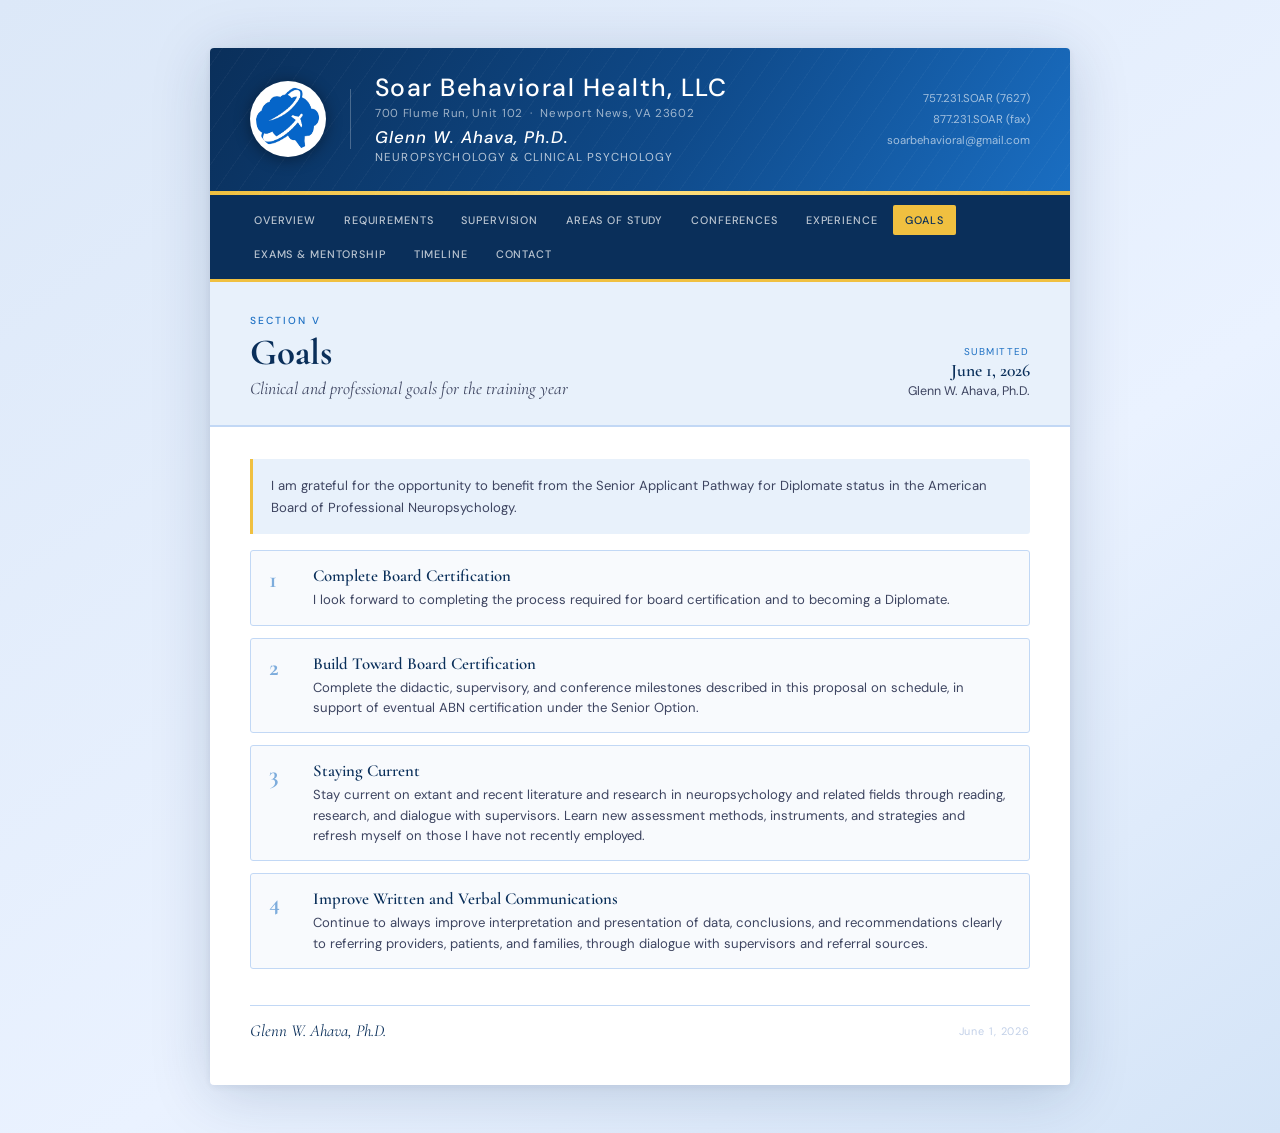
<file: goals.html>
<!DOCTYPE html>
<html lang="en">
<head>
<meta charset="UTF-8">
<meta name="viewport" content="width=device-width, initial-scale=1.0">
<title>Goals — Plan for Postdoctoral Year</title>
<link href="https://fonts.googleapis.com/css2?family=Cormorant+Garamond:ital,wght@0,400;0,500;0,600;0,700;1,400;1,500&family=DM+Sans:opsz,wght@9..40,300;9..40,400;9..40,500&display=swap" rel="stylesheet">
<link rel="stylesheet" href="assets/styles.css">
</head>
<body id="top">
<div class="page">

  <header class="letterhead">
    <div class="lh-inner">
      <img class="lh-logo" src="assets/logo.jpg" alt="Soar Behavioral Health logo" width="76" height="76">
      <div class="lh-divider"></div>
      <div class="lh-text">
        <div class="lh-org">Soar Behavioral Health, LLC</div>
        <div class="lh-address">700 Flume Run, Unit 102 &nbsp;·&nbsp; Newport News, VA 23602</div>
        <div class="lh-name">Glenn W. Ahava, Ph.D.</div>
        <div class="lh-specialty">Neuropsychology &amp; Clinical Psychology</div>
      </div>
      <div class="lh-contact">
        757.231.SOAR (7627)<br>
        877.231.SOAR (fax)<br>
        soarbehavioral@gmail.com
      </div>
    </div>
    <div class="lh-bar"></div>
  </header>

  <nav class="site-nav" aria-label="Site sections">
    <a href="index.html">Overview</a>
    <a href="requirements.html">Requirements</a>
    <a href="supervision.html">Supervision</a>
    <a href="areas-of-study.html">Areas of Study</a>
    <a href="conferences.html">Conferences</a>
    <a href="experience.html">Experience</a>
    <a href="goals.html" class="current">Goals</a>
    <a href="exams-mentorship.html">Exams &amp; Mentorship</a>
    <a href="timeline.html">Timeline</a>
    <a href="contact.html">Contact</a>
  </nav>

  <div class="doc-header">
    <div>
      <div class="dh-label">Section V</div>
      <div class="dh-title">Goals</div>
      <div class="dh-subtitle">Clinical and professional goals for the training year</div>
    </div>
    <div class="dh-meta">
      <div class="dh-date-label">Submitted</div>
      <div class="dh-date">June 1, 2026</div>
      <div class="dh-author">Glenn W. Ahava, Ph.D.</div>
    </div>
  </div>

  <main class="body">
    <section class="section fade-in">

      <div class="note">
        I am grateful for the opportunity to benefit from the Senior Applicant Pathway for
        Diplomate status in the American Board of Professional Neuropsychology.
      </div>

      <div class="goal-list">
        <div class="goal-card">
          <div class="goal-num">1</div>
          <div>
            <div class="goal-title">Complete Board Certification</div>
            <div class="goal-text">I look forward to completing the process required for board
            certification and to becoming a Diplomate.</div>
          </div>
        </div>
        <div class="goal-card">
          <div class="goal-num">2</div>
          <div>
            <div class="goal-title">Build Toward Board Certification</div>
            <div class="goal-text">Complete the didactic, supervisory, and conference milestones
            described in this proposal on schedule, in support of eventual ABN certification
            under the Senior Option.</div>
          </div>
        </div>
        <div class="goal-card">
          <div class="goal-num">3</div>
          <div>
            <div class="goal-title">Staying Current</div>
            <div class="goal-text">Stay current on extant and recent literature and research in
            neuropsychology and related fields through reading, research, and dialogue with
            supervisors. Learn new assessment methods, instruments, and strategies and refresh
            myself on those I have not recently employed.</div>
          </div>
        </div>
        <div class="goal-card">
          <div class="goal-num">4</div>
          <div>
            <div class="goal-title">Improve Written and Verbal Communications</div>
            <div class="goal-text">Continue to always improve interpretation and presentation of
            data, conclusions, and recommendations clearly to referring providers, patients, and
            families, through dialogue with supervisors and referral sources.</div>
          </div>
        </div>
      </div>
    </section>

    <div class="doc-footer">
      <div class="footer-sig">Glenn W. Ahava, Ph.D.</div>
      <div class="footer-meta">
        June 1, 2026
      </div>
    </div>
  </main>
</div>
</body>
</html>
</file>
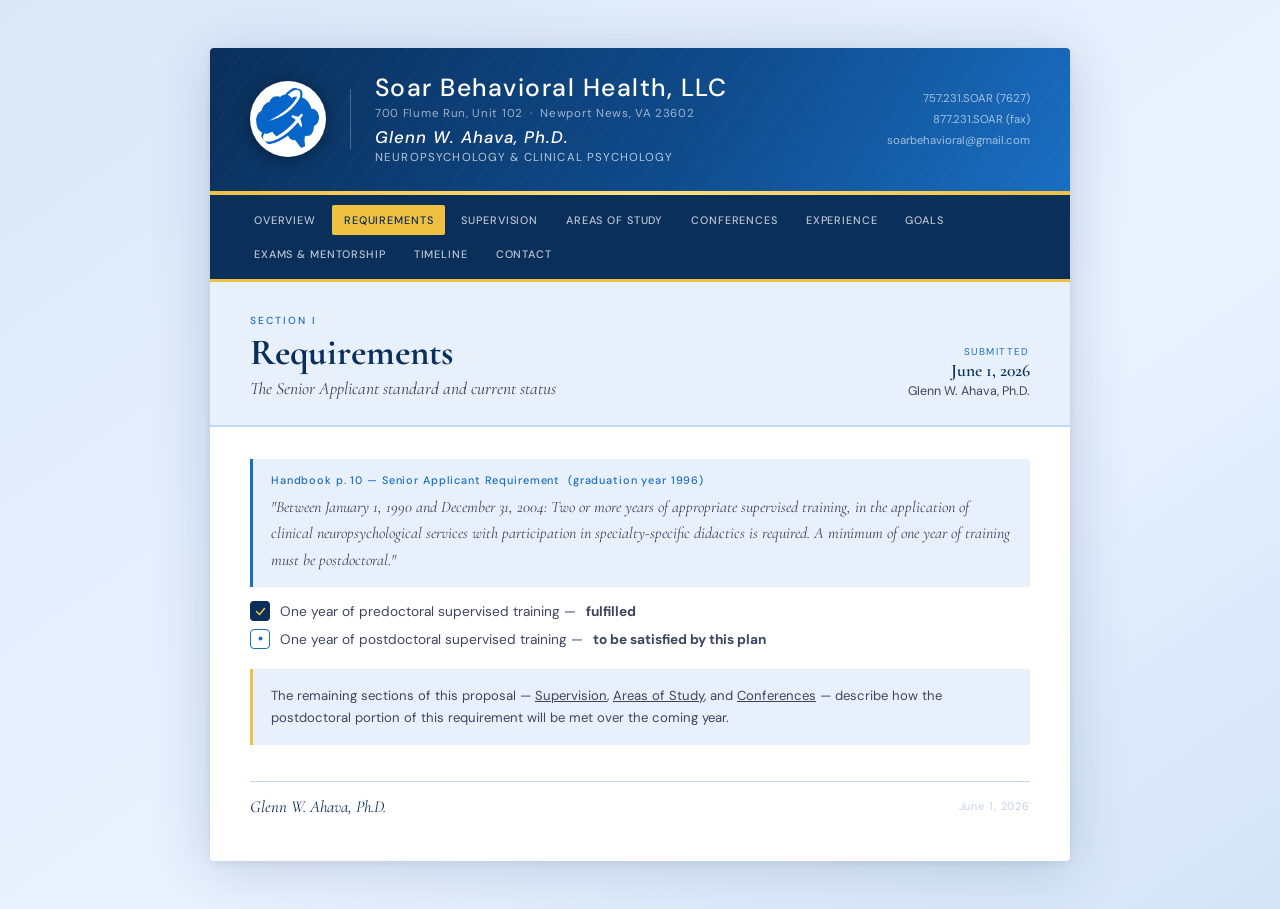
<file: requirements.html>
<!DOCTYPE html>
<html lang="en">
<head>
<meta charset="UTF-8">
<meta name="viewport" content="width=device-width, initial-scale=1.0">
<title>Requirements — Plan for Postdoctoral Year</title>
<link href="https://fonts.googleapis.com/css2?family=Cormorant+Garamond:ital,wght@0,400;0,500;0,600;0,700;1,400;1,500&family=DM+Sans:opsz,wght@9..40,300;9..40,400;9..40,500&display=swap" rel="stylesheet">
<link rel="stylesheet" href="assets/styles.css">
</head>
<body id="top">
<div class="page">

  <header class="letterhead">
    <div class="lh-inner">
      <img class="lh-logo" src="assets/logo.jpg" alt="Soar Behavioral Health logo" width="76" height="76">
      <div class="lh-divider"></div>
      <div class="lh-text">
        <div class="lh-org">Soar Behavioral Health, LLC</div>
        <div class="lh-address">700 Flume Run, Unit 102 &nbsp;·&nbsp; Newport News, VA 23602</div>
        <div class="lh-name">Glenn W. Ahava, Ph.D.</div>
        <div class="lh-specialty">Neuropsychology &amp; Clinical Psychology</div>
      </div>
      <div class="lh-contact">
        757.231.SOAR (7627)<br>
        877.231.SOAR (fax)<br>
        soarbehavioral@gmail.com
      </div>
    </div>
    <div class="lh-bar"></div>
  </header>

  <nav class="site-nav" aria-label="Site sections">
    <a href="index.html">Overview</a>
    <a href="requirements.html" class="current">Requirements</a>
    <a href="supervision.html">Supervision</a>
    <a href="areas-of-study.html">Areas of Study</a>
    <a href="conferences.html">Conferences</a>
    <a href="experience.html">Experience</a>
    <a href="goals.html">Goals</a>
    <a href="exams-mentorship.html">Exams &amp; Mentorship</a>
    <a href="timeline.html">Timeline</a>
    <a href="contact.html">Contact</a>
  </nav>

  <div class="doc-header">
    <div>
      <div class="dh-label">Section I</div>
      <div class="dh-title">Requirements</div>
      <div class="dh-subtitle">The Senior Applicant standard and current status</div>
    </div>
    <div class="dh-meta">
      <div class="dh-date-label">Submitted</div>
      <div class="dh-date">June 1, 2026</div>
      <div class="dh-author">Glenn W. Ahava, Ph.D.</div>
    </div>
  </div>

  <main class="body">
    <section class="section fade-in">

      <div class="req-quote">
        <span class="req-cite">Handbook p. 10 — Senior Applicant Requirement &nbsp;(graduation year 1996)</span>
        <span class="req-text">"Between January 1, 1990 and December 31, 2004: Two or more years of appropriate supervised training, in the application of clinical neuropsychological services with participation in specialty-specific didactics is required. A minimum of one year of training must be postdoctoral."</span>
      </div>

      <ul class="checklist">
        <li>
          <div class="chk chk-done">
            <svg width="11" height="11" viewBox="0 0 11 11" fill="none"><polyline points="1.5,5.5 4.5,8.5 9.5,2.5" stroke="#f0c040" stroke-width="1.6" stroke-linecap="round" stroke-linejoin="round"/></svg>
          </div>
          One year of predoctoral supervised training — <strong>fulfilled</strong>
        </li>
        <li>
          <div class="chk chk-pend">
            <svg width="11" height="11" viewBox="0 0 11 11" fill="none"><circle cx="5.5" cy="5.5" r="2" fill="#1a6ec2"/></svg>
          </div>
          One year of postdoctoral supervised training — <strong>to be satisfied by this plan</strong>
        </li>
      </ul>

      <div class="note" style="margin-top:20px;">
        The remaining sections of this proposal — <a href="supervision.html">Supervision</a>,
        <a href="areas-of-study.html">Areas of Study</a>, and <a href="conferences.html">Conferences</a>
        — describe how the postdoctoral portion of this requirement will be met over the coming year.
      </div>
    </section>

    <div class="doc-footer">
      <div class="footer-sig">Glenn W. Ahava, Ph.D.</div>
      <div class="footer-meta">
        June 1, 2026
      </div>
    </div>
  </main>
</div>
</body>
</html>
</file>
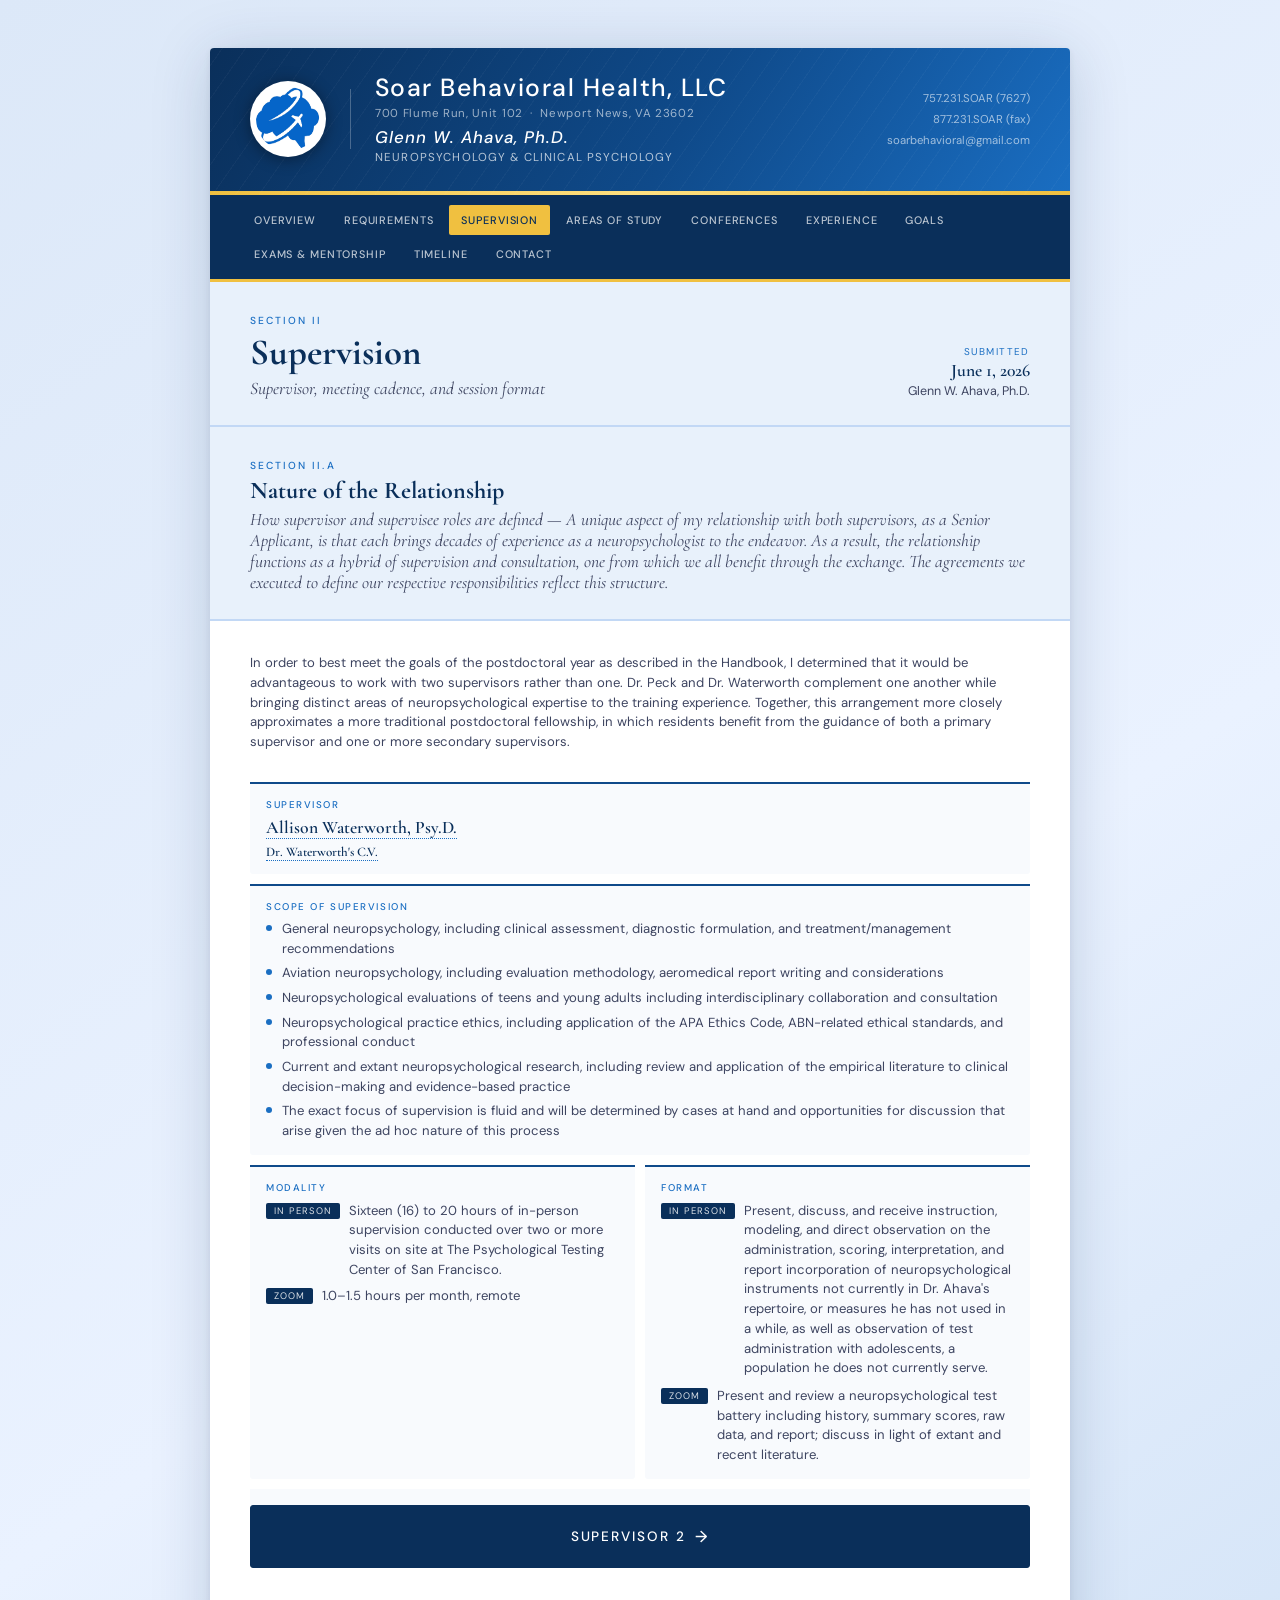
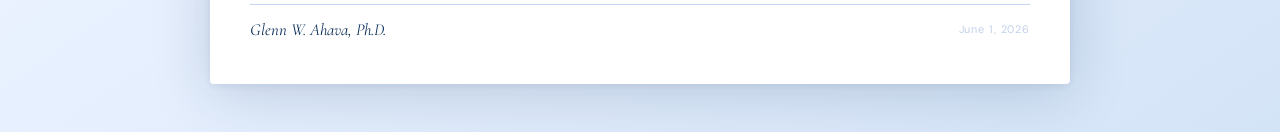
<file: supervision.html>
<!DOCTYPE html>
<html lang="en">
<head>
<meta charset="UTF-8">
<meta name="viewport" content="width=device-width, initial-scale=1.0">
<title>Supervision — Plan for Postdoctoral Year</title>
<link href="https://fonts.googleapis.com/css2?family=Cormorant+Garamond:ital,wght@0,400;0,500;0,600;0,700;1,400;1,500&family=DM+Sans:opsz,wght@9..40,300;9..40,400;9..40,500&display=swap" rel="stylesheet">
<link rel="stylesheet" href="assets/styles.css">
</head>
<body id="top">
<div class="page">

  <header class="letterhead">
    <div class="lh-inner">
      <img class="lh-logo" src="assets/logo.jpg" alt="Soar Behavioral Health logo" width="76" height="76">
      <div class="lh-divider"></div>
      <div class="lh-text">
        <div class="lh-org">Soar Behavioral Health, LLC</div>
        <div class="lh-address">700 Flume Run, Unit 102 &nbsp;·&nbsp; Newport News, VA 23602</div>
        <div class="lh-name">Glenn W. Ahava, Ph.D.</div>
        <div class="lh-specialty">Neuropsychology &amp; Clinical Psychology</div>
      </div>
      <div class="lh-contact">
        757.231.SOAR (7627)<br>
        877.231.SOAR (fax)<br>
        soarbehavioral@gmail.com
      </div>
    </div>
    <div class="lh-bar"></div>
  </header>

  <nav class="site-nav" aria-label="Site sections">
    <a href="index.html">Overview</a>
    <a href="requirements.html">Requirements</a>
    <a href="supervision.html" class="current">Supervision</a>
    <a href="areas-of-study.html">Areas of Study</a>
    <a href="conferences.html">Conferences</a>
    <a href="experience.html">Experience</a>
    <a href="goals.html">Goals</a>
    <a href="exams-mentorship.html">Exams &amp; Mentorship</a>
    <a href="timeline.html">Timeline</a>
    <a href="contact.html">Contact</a>
  </nav>

  <div class="doc-header">
    <div>
      <div class="dh-label">Section II</div>
      <div class="dh-title">Supervision</div>
      <div class="dh-subtitle">Supervisor, meeting cadence, and session format</div>
    </div>
    <div class="dh-meta">
      <div class="dh-date-label">Submitted</div>
      <div class="dh-date">June 1, 2026</div>
      <div class="dh-author">Glenn W. Ahava, Ph.D.</div>
    </div>
  </div>

  <div class="doc-header">
    <div>
      <div class="dh-label">Section II.A</div>
      <div class="dh-title" style="font-size:1.5rem;">Nature of the Relationship</div>
      <div class="dh-subtitle">How supervisor and supervisee roles are defined — A unique aspect of my relationship with both supervisors, as a Senior Applicant, is that each brings decades of experience as a neuropsychologist to the endeavor. As a result, the relationship functions as a hybrid of supervision and consultation, one from which we all benefit through the exchange. The agreements we executed to define our respective responsibilities reflect this structure.</div>
    </div>
  </div>

  <main class="body">
    <section class="section fade-in">
      <p class="mod-text">
        In order to best meet the goals of the postdoctoral year as described in the Handbook,
        I determined that it would be advantageous to work with two supervisors rather than one.
        Dr. Peck and Dr. Waterworth complement one another while bringing distinct
        areas of neuropsychological expertise to the training experience. Together, this
        arrangement more closely approximates a more traditional postdoctoral fellowship, in
        which residents benefit from the guidance of both a primary supervisor and one or
        more secondary supervisors.
      </p>
    </section>

    <section class="section fade-in">

      <div class="sup-grid">
        <div class="sup-card full">
          <div class="sup-label">Supervisor</div>
          <div class="sup-value"><a href="https://www.psychtestingsf.com/meet-the-team/">Allison Waterworth, Psy.D.</a></div>
          <div class="sup-value" style="font-size:0.82rem; margin-top:6px;"><a href="assets/CV Allison Waterworth 2026.pdf">Dr. Waterworth's C.V.</a></div>
        </div>

        <div class="sup-card full">
          <div class="sup-label">Scope of Supervision</div>
          <ul class="src-list">
            <li><span class="src-dot"></span><span>General neuropsychology, including clinical assessment, diagnostic formulation, and treatment/management recommendations</span></li>
            <li><span class="src-dot"></span><span>Aviation neuropsychology, including evaluation methodology, aeromedical report writing and considerations</span></li>
            <li><span class="src-dot"></span><span>Neuropsychological evaluations of teens and young adults including interdisciplinary collaboration and consultation</span></li>
            <li><span class="src-dot"></span><span>Neuropsychological practice ethics, including application of the APA Ethics Code, ABN-related ethical standards, and professional conduct</span></li>
            <li><span class="src-dot"></span><span>Current and extant neuropsychological research, including review and application of the empirical literature to clinical decision-making and evidence-based practice</span></li>
            <li><span class="src-dot"></span><span>The exact focus of supervision is fluid and will be determined by cases at hand and opportunities for discussion that arise given the ad hoc nature of this process</span></li>
          </ul>
        </div>

        <div class="sup-card">
          <div class="sup-label">Modality</div>
          <div class="mod-row">
            <span class="mod-tag">In Person</span>
            <span class="mod-text">Sixteen (16) to 20 hours of in-person supervision conducted over two or more visits on site at The Psychological Testing Center of San Francisco.</span>
          </div>
          <div class="mod-row">
            <span class="mod-tag">Zoom</span>
            <span class="mod-text">1.0–1.5 hours per month, remote</span>
          </div>
        </div>

        <div class="sup-card">
          <div class="sup-label">Format</div>
          <div class="mod-row">
            <span class="mod-tag">In Person</span>
            <span class="mod-text">Present, discuss, and receive instruction, modeling, and direct observation on the administration, scoring, interpretation, and report incorporation of neuropsychological instruments not currently in Dr. Ahava's repertoire, or measures he has not used in a while, as well as observation of test administration with adolescents, a population he does not currently serve.</span>
          </div>
          <div class="mod-row" style="margin-top:8px;">
            <span class="mod-tag">Zoom</span>
            <span class="mod-text">Present and review a neuropsychological test battery including history, summary scores, raw data, and report; discuss in light of extant and recent literature.</span>
          </div>
        </div>

        <div class="sup-card full" style="border: none; padding: 0;">
          <a class="btn-large" href="supervision2.html">
            <span>Supervisor 2</span>
            <span class="btn-arrow">&#8594;</span>
          </a>
        </div>
      </div>

    </section>

    <div class="doc-footer">
      <div class="footer-sig">Glenn W. Ahava, Ph.D.</div>
      <div class="footer-meta">
        June 1, 2026
      </div>
    </div>
  </main>
</div>
</body>
</html>
</file>
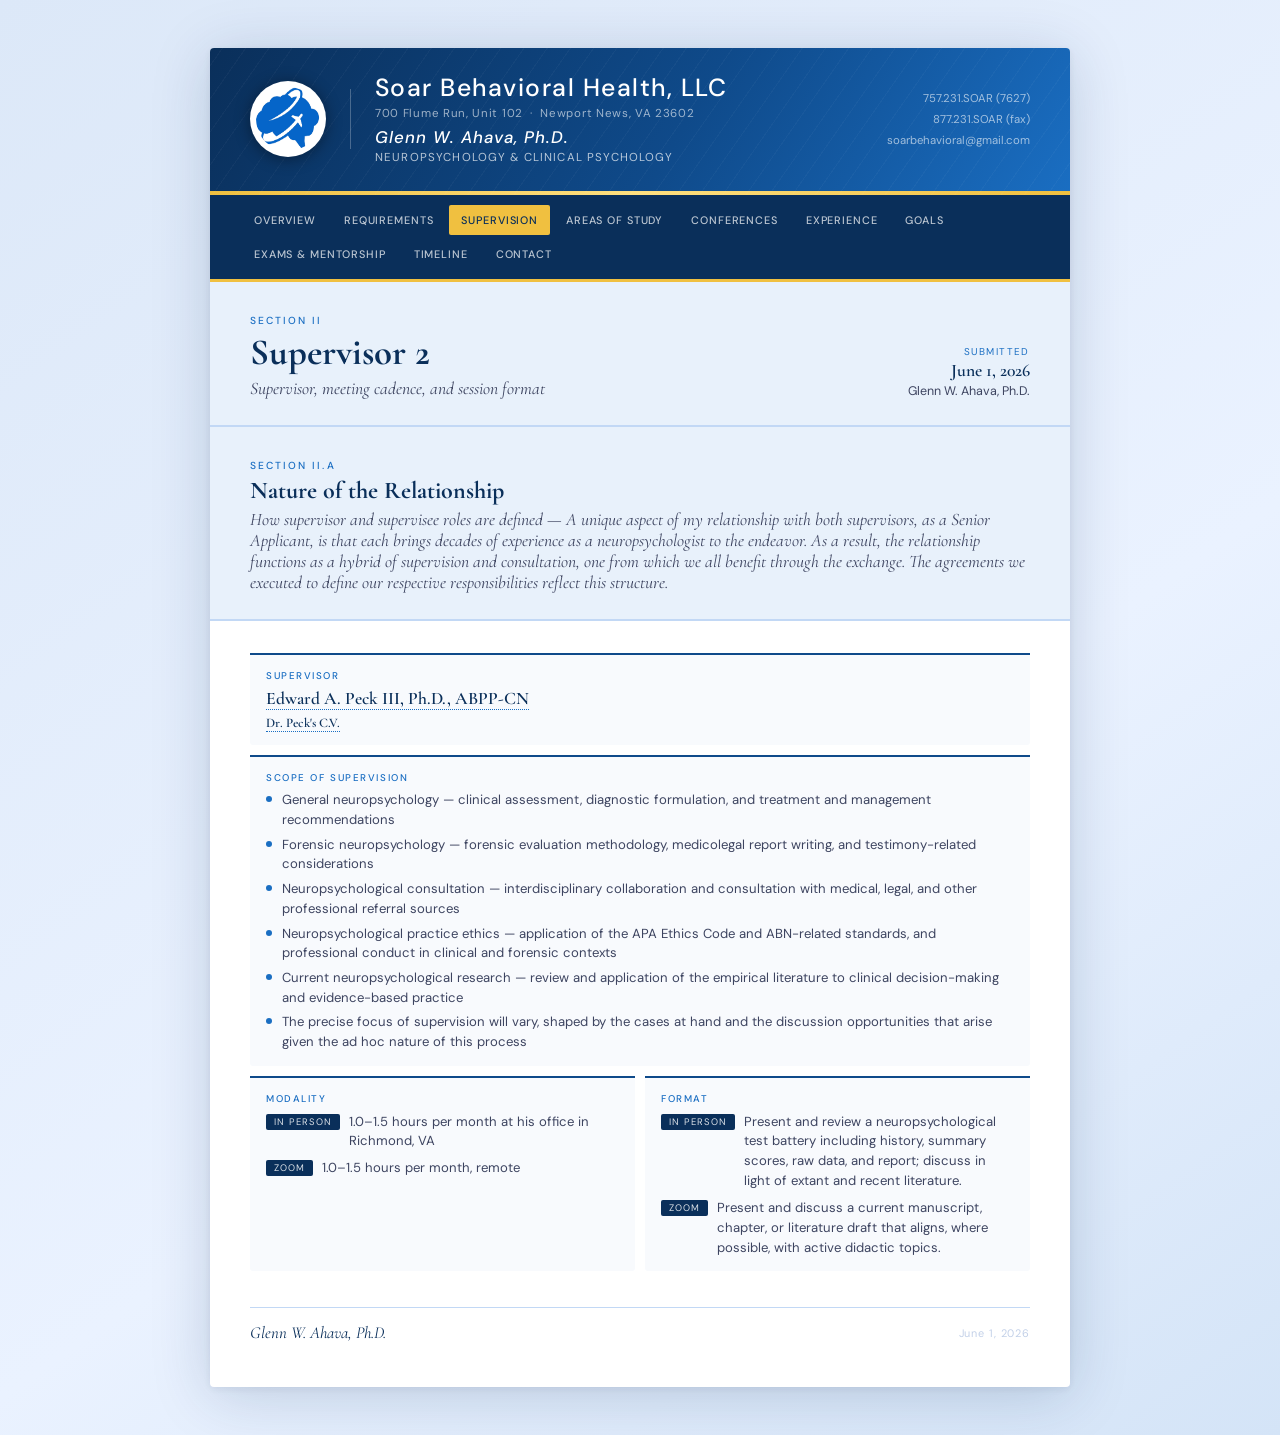
<file: supervision2.html>
<!DOCTYPE html>
<html lang="en">
<head>
<meta charset="UTF-8">
<meta name="viewport" content="width=device-width, initial-scale=1.0">
<title>Supervision — Plan for Postdoctoral Year</title>
<link href="https://fonts.googleapis.com/css2?family=Cormorant+Garamond:ital,wght@0,400;0,500;0,600;0,700;1,400;1,500&family=DM+Sans:opsz,wght@9..40,300;9..40,400;9..40,500&display=swap" rel="stylesheet">
<link rel="stylesheet" href="assets/styles.css">
</head>
<body id="top">
<div class="page">

  <header class="letterhead">
    <div class="lh-inner">
      <img class="lh-logo" src="assets/logo.jpg" alt="Soar Behavioral Health logo" width="76" height="76">
      <div class="lh-divider"></div>
      <div class="lh-text">
        <div class="lh-org">Soar Behavioral Health, LLC</div>
        <div class="lh-address">700 Flume Run, Unit 102 &nbsp;·&nbsp; Newport News, VA 23602</div>
        <div class="lh-name">Glenn W. Ahava, Ph.D.</div>
        <div class="lh-specialty">Neuropsychology &amp; Clinical Psychology</div>
      </div>
      <div class="lh-contact">
        757.231.SOAR (7627)<br>
        877.231.SOAR (fax)<br>
        soarbehavioral@gmail.com
      </div>
    </div>
    <div class="lh-bar"></div>
  </header>

  <nav class="site-nav" aria-label="Site sections">
    <a href="index.html">Overview</a>
    <a href="requirements.html">Requirements</a>
    <a href="supervision.html" class="current">Supervision</a>
    <a href="areas-of-study.html">Areas of Study</a>
    <a href="conferences.html">Conferences</a>
    <a href="experience.html">Experience</a>
    <a href="goals.html">Goals</a>
    <a href="exams-mentorship.html">Exams &amp; Mentorship</a>
    <a href="timeline.html">Timeline</a>
    <a href="contact.html">Contact</a>
  </nav>

  <div class="doc-header">
    <div>
      <div class="dh-label">Section II</div>
      <div class="dh-title">Supervisor 2</div>
      <div class="dh-subtitle">Supervisor, meeting cadence, and session format</div>
    </div>
    <div class="dh-meta">
      <div class="dh-date-label">Submitted</div>
      <div class="dh-date">June 1, 2026</div>
      <div class="dh-author">Glenn W. Ahava, Ph.D.</div>
    </div>
  </div>

  <div class="doc-header">
    <div>
      <div class="dh-label">Section II.A</div>
      <div class="dh-title" style="font-size:1.5rem;">Nature of the Relationship</div>
      <div class="dh-subtitle">How supervisor and supervisee roles are defined — A unique aspect of my relationship with both supervisors, as a Senior Applicant, is that each brings decades of experience as a neuropsychologist to the endeavor. As a result, the relationship functions as a hybrid of supervision and consultation, one from which we all benefit through the exchange. The agreements we executed to define our respective responsibilities reflect this structure.</div>
    </div>
  </div>

  <main class="body">
    <section class="section fade-in">

      <div class="sup-grid">
        <div class="sup-card full">
          <div class="sup-label">Supervisor</div>
          <div class="sup-value"><a href="https://neuropsysservicesofva.com/meet-dr-peck/">Edward A. Peck III, Ph.D., ABPP-CN</a></div>
          <div class="sup-value" style="font-size:0.82rem; margin-top:6px;"><a href="https://neuropsysservicesofva.com/wp-content/uploads/Peck-CURRICULUM-VITAE-12-8-25.pdf">Dr. Peck's C.V.</a></div>
        </div>

        <div class="sup-card full">
          <div class="sup-label">Scope of Supervision</div>
          <ul class="src-list">
            <li><span class="src-dot"></span><span>General neuropsychology — clinical assessment, diagnostic formulation, and treatment and management recommendations</span></li>
            <li><span class="src-dot"></span><span>Forensic neuropsychology — forensic evaluation methodology, medicolegal report writing, and testimony-related considerations</span></li>
            <li><span class="src-dot"></span><span>Neuropsychological consultation — interdisciplinary collaboration and consultation with medical, legal, and other professional referral sources</span></li>
            <li><span class="src-dot"></span><span>Neuropsychological practice ethics — application of the APA Ethics Code and ABN-related standards, and professional conduct in clinical and forensic contexts</span></li>
            <li><span class="src-dot"></span><span>Current neuropsychological research — review and application of the empirical literature to clinical decision-making and evidence-based practice</span></li>
            <li><span class="src-dot"></span><span>The precise focus of supervision will vary, shaped by the cases at hand and the discussion opportunities that arise given the ad hoc nature of this process</span></li>
          </ul>
        </div>

        <div class="sup-card">
          <div class="sup-label">Modality</div>
          <div class="mod-row">
            <span class="mod-tag">In Person</span>
            <span class="mod-text">1.0–1.5 hours per month at his office in Richmond, VA</span>
          </div>
          <div class="mod-row">
            <span class="mod-tag">Zoom</span>
            <span class="mod-text">1.0–1.5 hours per month, remote</span>
          </div>
        </div>

        <div class="sup-card">
          <div class="sup-label">Format</div>
          <div class="mod-row">
            <span class="mod-tag">In Person</span>
            <span class="mod-text">Present and review a neuropsychological test battery including history, summary scores, raw data, and report; discuss in light of extant and recent literature.</span>
          </div>
          <div class="mod-row" style="margin-top:8px;">
            <span class="mod-tag">Zoom</span>
            <span class="mod-text">Present and discuss a current manuscript, chapter, or literature draft that aligns, where possible, with active didactic topics.</span>
          </div>
        </div>
      </div>

    </section>

    <div class="doc-footer">
      <div class="footer-sig">Glenn W. Ahava, Ph.D.</div>
      <div class="footer-meta">
        June 1, 2026
      </div>
    </div>
  </main>
</div>
</body>
</html>
</file>
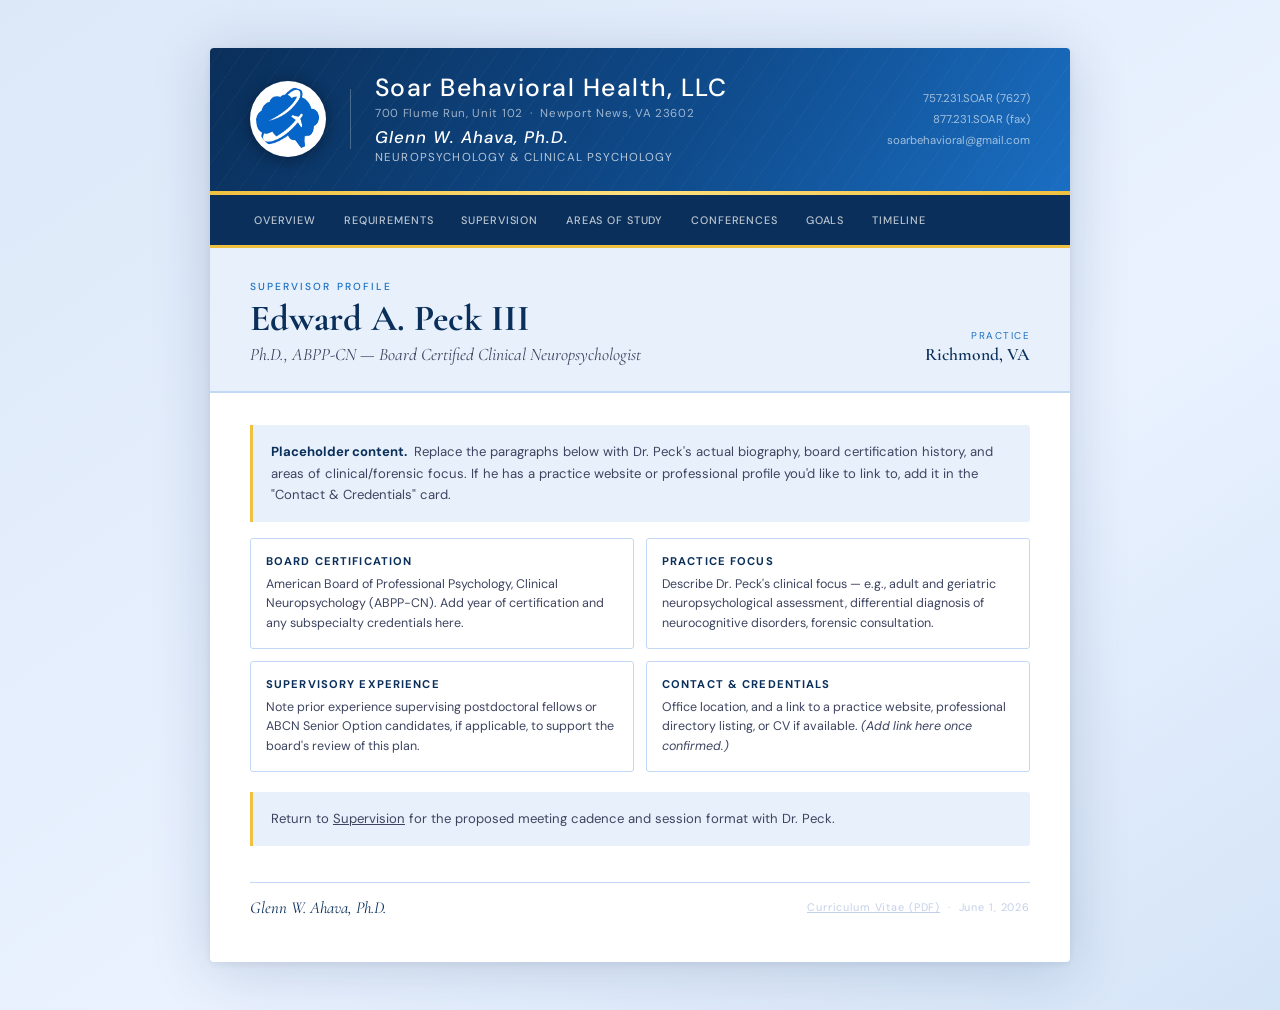
<file: supervisor-bio.html>
<!DOCTYPE html>
<html lang="en">
<head>
<meta charset="UTF-8">
<meta name="viewport" content="width=device-width, initial-scale=1.0">
<title>Supervisor — Edward A. Peck III, Ph.D., ABPP-CN</title>
<link href="https://fonts.googleapis.com/css2?family=Cormorant+Garamond:ital,wght@0,400;0,500;0,600;0,700;1,400;1,500&family=DM+Sans:opsz,wght@9..40,300;9..40,400;9..40,500&display=swap" rel="stylesheet">
<link rel="stylesheet" href="assets/styles.css">
</head>
<body id="top">
<div class="page">

  <header class="letterhead">
    <div class="lh-inner">
      <img class="lh-logo" src="assets/logo.jpg" alt="Soar Behavioral Health logo" width="76" height="76">
      <div class="lh-divider"></div>
      <div class="lh-text">
        <div class="lh-org">Soar Behavioral Health, LLC</div>
        <div class="lh-address">700 Flume Run, Unit 102 &nbsp;·&nbsp; Newport News, VA 23602</div>
        <div class="lh-name">Glenn W. Ahava, Ph.D.</div>
        <div class="lh-specialty">Neuropsychology &amp; Clinical Psychology</div>
      </div>
      <div class="lh-contact">
        757.231.SOAR (7627)<br>
        877.231.SOAR (fax)<br>
        soarbehavioral@gmail.com
      </div>
    </div>
    <div class="lh-bar"></div>
  </header>

  <nav class="site-nav" aria-label="Site sections">
    <a href="index.html">Overview</a>
    <a href="requirements.html">Requirements</a>
    <a href="supervision.html">Supervision</a>
    <a href="areas-of-study.html">Areas of Study</a>
    <a href="conferences.html">Conferences</a>
    <a href="goals.html">Goals</a>
    <a href="timeline.html">Timeline</a>
  </nav>

  <div class="doc-header">
    <div>
      <div class="dh-label">Supervisor Profile</div>
      <div class="dh-title">Edward A. Peck III</div>
      <div class="dh-subtitle">Ph.D., ABPP-CN — Board Certified Clinical Neuropsychologist</div>
    </div>
    <div class="dh-meta">
      <div class="dh-date-label">Practice</div>
      <div class="dh-date">Richmond, VA</div>
    </div>
  </div>

  <main class="body">
    <section class="section fade-in">

      <div class="note">
        <strong>Placeholder content.</strong>&ensp;Replace the paragraphs below with Dr. Peck's actual
        biography, board certification history, and areas of clinical/forensic focus. If he has a
        practice website or professional profile you'd like to link to, add it in the "Contact &amp;
        Credentials" card.
      </div>

      <div class="grid-2">
        <div class="card">
          <h3>Board Certification</h3>
          <p>American Board of Professional Psychology, Clinical Neuropsychology (ABPP-CN).
          Add year of certification and any subspecialty credentials here.</p>
        </div>
        <div class="card">
          <h3>Practice Focus</h3>
          <p>Describe Dr. Peck's clinical focus — e.g., adult and geriatric neuropsychological
          assessment, differential diagnosis of neurocognitive disorders, forensic consultation.</p>
        </div>
        <div class="card">
          <h3>Supervisory Experience</h3>
          <p>Note prior experience supervising postdoctoral fellows or ABCN Senior Option
          candidates, if applicable, to support the board's review of this plan.</p>
        </div>
        <div class="card">
          <h3>Contact &amp; Credentials</h3>
          <p>Office location, and a link to a practice website, professional directory listing,
          or CV if available. <em>(Add link here once confirmed.)</em></p>
        </div>
      </div>

      <div class="note" style="margin-top:20px;">
        Return to <a href="supervision.html">Supervision</a> for the proposed meeting cadence and
        session format with Dr. Peck.
      </div>
    </section>

    <div class="doc-footer">
      <div class="footer-sig">Glenn W. Ahava, Ph.D.</div>
      <div class="footer-meta">
        <a href="assets/Ahava_CV.pdf" style="color:inherit; text-decoration:underline;">Curriculum Vitae (PDF)</a>
        &nbsp;·&nbsp; June 1, 2026
      </div>
    </div>
  </main>
</div>
</body>
</html>
</file>
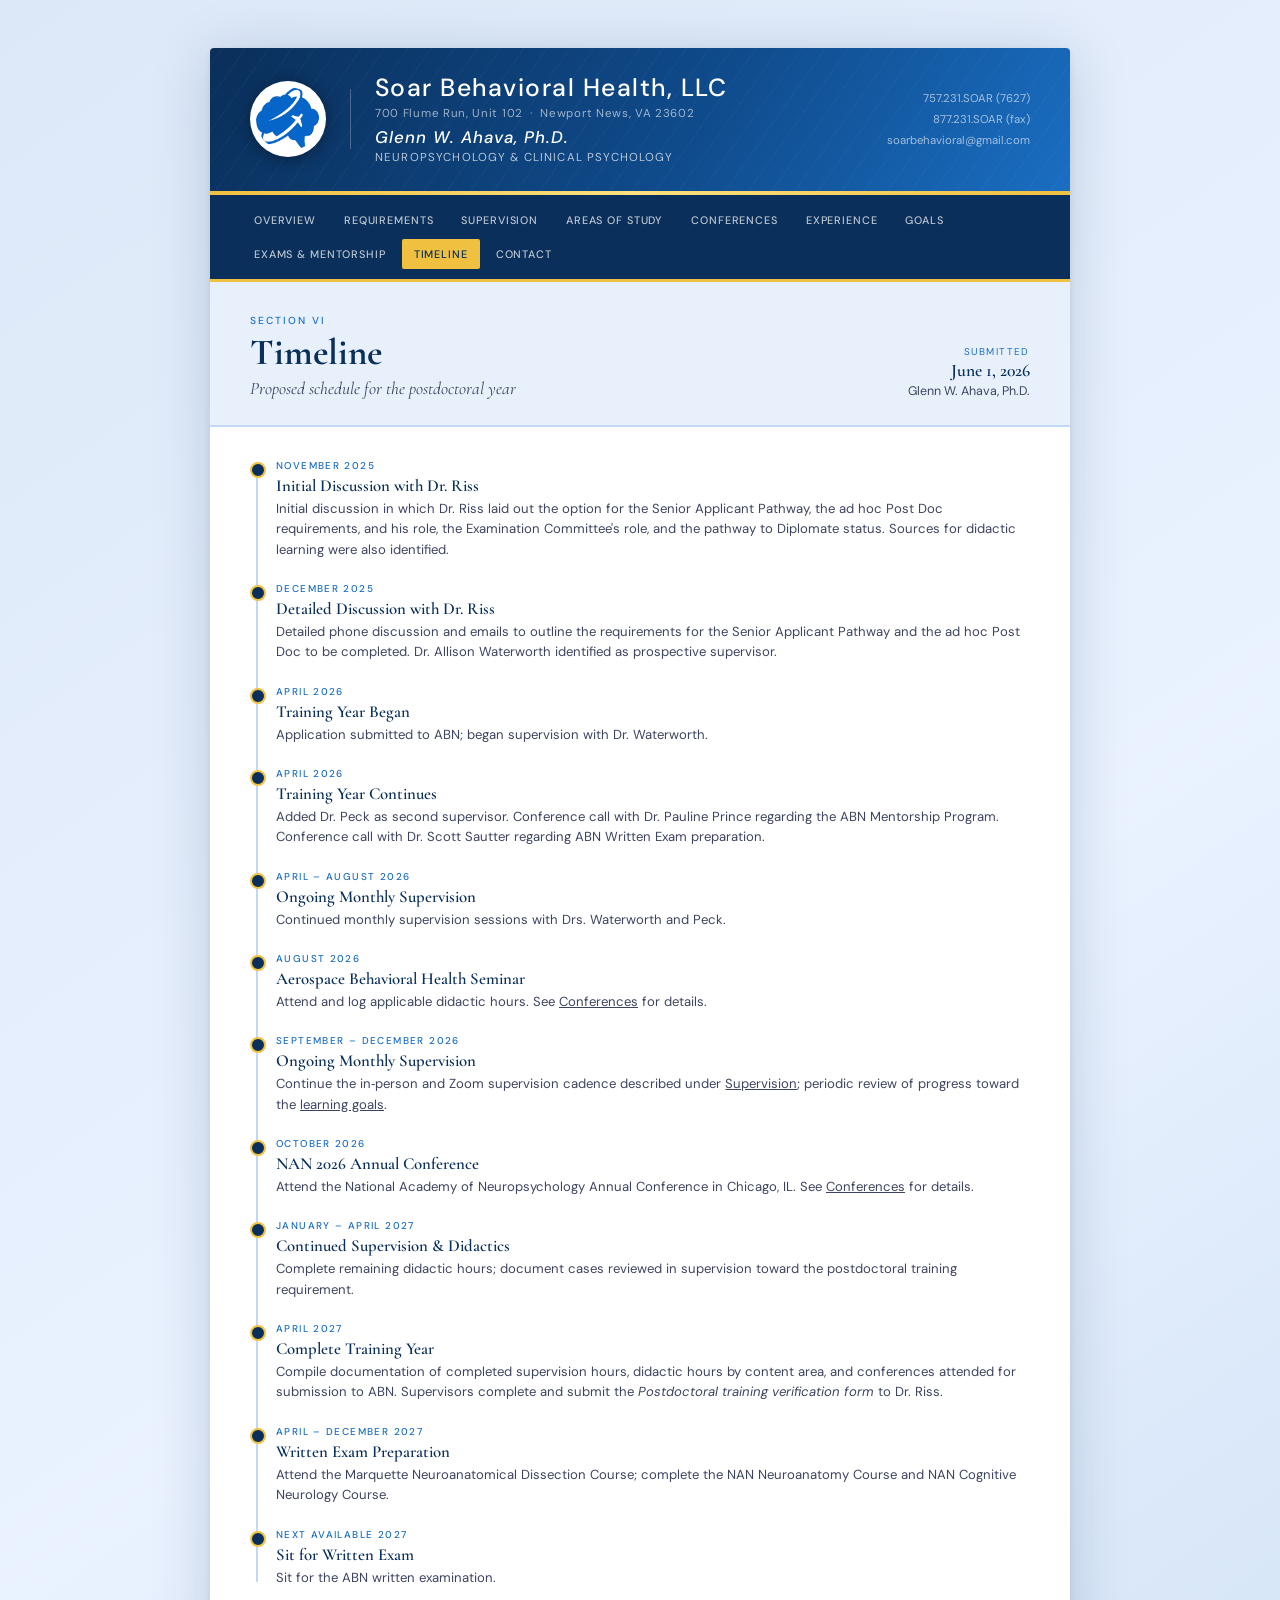
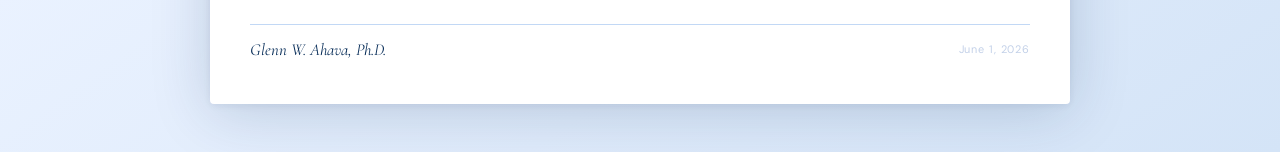
<file: timeline.html>
<!DOCTYPE html>
<html lang="en">
<head>
<meta charset="UTF-8">
<meta name="viewport" content="width=device-width, initial-scale=1.0">
<title>Timeline — Plan for Postdoctoral Year</title>
<link href="https://fonts.googleapis.com/css2?family=Cormorant+Garamond:ital,wght@0,400;0,500;0,600;0,700;1,400;1,500&family=DM+Sans:opsz,wght@9..40,300;9..40,400;9..40,500&display=swap" rel="stylesheet">
<link rel="stylesheet" href="assets/styles.css">
</head>
<body id="top">
<div class="page">

  <header class="letterhead">
    <div class="lh-inner">
      <img class="lh-logo" src="assets/logo.jpg" alt="Soar Behavioral Health logo" width="76" height="76">
      <div class="lh-divider"></div>
      <div class="lh-text">
        <div class="lh-org">Soar Behavioral Health, LLC</div>
        <div class="lh-address">700 Flume Run, Unit 102 &nbsp;·&nbsp; Newport News, VA 23602</div>
        <div class="lh-name">Glenn W. Ahava, Ph.D.</div>
        <div class="lh-specialty">Neuropsychology &amp; Clinical Psychology</div>
      </div>
      <div class="lh-contact">
        757.231.SOAR (7627)<br>
        877.231.SOAR (fax)<br>
        soarbehavioral@gmail.com
      </div>
    </div>
    <div class="lh-bar"></div>
  </header>

  <nav class="site-nav" aria-label="Site sections">
    <a href="index.html">Overview</a>
    <a href="requirements.html">Requirements</a>
    <a href="supervision.html">Supervision</a>
    <a href="areas-of-study.html">Areas of Study</a>
    <a href="conferences.html">Conferences</a>
    <a href="experience.html">Experience</a>
    <a href="goals.html">Goals</a>
    <a href="exams-mentorship.html">Exams &amp; Mentorship</a>
    <a href="timeline.html" class="current">Timeline</a>
    <a href="contact.html">Contact</a>
  </nav>

  <div class="doc-header">
    <div>
      <div class="dh-label">Section VI</div>
      <div class="dh-title">Timeline</div>
      <div class="dh-subtitle">Proposed schedule for the postdoctoral year</div>
    </div>
    <div class="dh-meta">
      <div class="dh-date-label">Submitted</div>
      <div class="dh-date">June 1, 2026</div>
      <div class="dh-author">Glenn W. Ahava, Ph.D.</div>
    </div>
  </div>

  <main class="body">
    <section class="section fade-in">

      <div class="tl">
        <div class="tl-item">
          <div class="tl-period">November 2025</div>
          <div class="tl-title">Initial Discussion with Dr. Riss</div>
          <div class="tl-text">Initial discussion in which Dr. Riss laid out the option for the
          Senior Applicant Pathway, the ad hoc Post Doc requirements, and his role, the
          Examination Committee's role, and the pathway to Diplomate status. Sources for
          didactic learning were also identified.</div>
        </div>
        <div class="tl-item">
          <div class="tl-period">December 2025</div>
          <div class="tl-title">Detailed Discussion with Dr. Riss</div>
          <div class="tl-text">Detailed phone discussion and emails to outline the requirements
          for the Senior Applicant Pathway and the ad hoc Post Doc to be completed. Dr. Allison
          Waterworth identified as prospective supervisor.</div>
        </div>
        <div class="tl-item">
          <div class="tl-period">April 2026</div>
          <div class="tl-title">Training Year Began</div>
          <div class="tl-text">Application submitted to ABN; began supervision with Dr.
          Waterworth.</div>
        </div>
        <div class="tl-item">
          <div class="tl-period">April 2026</div>
          <div class="tl-title">Training Year Continues</div>
          <div class="tl-text">Added Dr. Peck as second supervisor. Conference call with Dr.
          Pauline Prince regarding the ABN Mentorship Program. Conference call with Dr. Scott
          Sautter regarding ABN Written Exam preparation.</div>
        </div>
        <div class="tl-item">
          <div class="tl-period">April – August 2026</div>
          <div class="tl-title">Ongoing Monthly Supervision</div>
          <div class="tl-text">Continued monthly supervision sessions with Drs. Waterworth and
          Peck.</div>
        </div>
        <div class="tl-item">
          <div class="tl-period">August 2026</div>
          <div class="tl-title">Aerospace Behavioral Health Seminar</div>
          <div class="tl-text">Attend and log applicable didactic hours. See
          <a href="conferences.html">Conferences</a> for details.</div>
        </div>
        <div class="tl-item">
          <div class="tl-period">September – December 2026</div>
          <div class="tl-title">Ongoing Monthly Supervision</div>
          <div class="tl-text">Continue the in‑person and Zoom supervision cadence described under
          <a href="supervision.html">Supervision</a>; periodic review of progress toward the
          <a href="goals.html">learning goals</a>.</div>
        </div>
        <div class="tl-item">
          <div class="tl-period">October 2026</div>
          <div class="tl-title">NAN 2026 Annual Conference</div>
          <div class="tl-text">Attend the National Academy of Neuropsychology Annual Conference in
          Chicago, IL. See <a href="conferences.html">Conferences</a> for details.</div>
        </div>
        <div class="tl-item">
          <div class="tl-period">January – April 2027</div>
          <div class="tl-title">Continued Supervision &amp; Didactics</div>
          <div class="tl-text">Complete remaining didactic hours; document cases reviewed in
          supervision toward the postdoctoral training requirement.</div>
        </div>
        <div class="tl-item">
          <div class="tl-period">April 2027</div>
          <div class="tl-title">Complete Training Year</div>
          <div class="tl-text">Compile documentation of completed supervision hours, didactic
          hours by content area, and conferences attended for submission to ABN. Supervisors
          complete and submit the <em>Postdoctoral training verification form</em> to Dr. Riss.</div>
        </div>
        <div class="tl-item">
          <div class="tl-period">April – December 2027</div>
          <div class="tl-title">Written Exam Preparation</div>
          <div class="tl-text">Attend the Marquette Neuroanatomical Dissection Course; complete
          the NAN Neuroanatomy Course and NAN Cognitive Neurology Course.</div>
        </div>
        <div class="tl-item">
          <div class="tl-period">Next Available 2027</div>
          <div class="tl-title">Sit for Written Exam</div>
          <div class="tl-text">Sit for the ABN written examination.</div>
        </div>
      </div>
    </section>

    <div class="doc-footer">
      <div class="footer-sig">Glenn W. Ahava, Ph.D.</div>
      <div class="footer-meta">
        June 1, 2026
      </div>
    </div>
  </main>
</div>
</body>
</html>
</file>
<file: assets/styles.css>
/* ============================================================
   Shared design system — extended from the original one-page
   letterhead draft. Keep colors/fonts consistent across pages.
   ============================================================ */

:root {
  --blue:       #1a6ec2;
  --blue-dark:  #0f4a8a;
  --blue-deep:  #0a2f5a;
  --blue-light: #e8f1fb;
  --blue-mid:   #c2d8f5;
  --white:      #ffffff;
  --cream:      #f8fafd;
  --ink:        #1a1a2e;
  --ink-soft:   #3d4460;
  --rule:       #c2d0e8;
  --gold:       #f0c040;
}

* { margin:0; padding:0; box-sizing:border-box; }

html { scroll-behavior: smooth; }

body {
  background: linear-gradient(145deg, #dce8f8 0%, #eaf2ff 60%, #d4e4f7 100%);
  font-family: 'DM Sans', sans-serif;
  color: var(--ink);
  min-height: 100vh;
  display: flex;
  justify-content: center;
  padding: 48px 20px;
}

a { color: inherit; }

.page {
  background: var(--white);
  width: 860px;
  max-width: 100%;
  box-shadow: 0 8px 60px rgba(10,47,90,0.18), 0 2px 8px rgba(10,47,90,0.08);
  border-radius: 4px;
  overflow: hidden;
  animation: rise 0.65s cubic-bezier(.22,.68,0,1.2) both;
}

@keyframes rise {
  from { opacity:0; transform:translateY(28px) scale(0.98); }
  to   { opacity:1; transform:translateY(0) scale(1); }
}

/* ══ LETTERHEAD ══ */
.letterhead {
  background: linear-gradient(120deg, var(--blue-deep) 0%, var(--blue-dark) 55%, var(--blue) 100%);
  padding: 0;
  position: relative;
  overflow: hidden;
}

.letterhead::before {
  content:'';
  position:absolute; inset:0;
  background: repeating-linear-gradient(
    -55deg,
    transparent,
    transparent 18px,
    rgba(255,255,255,0.03) 18px,
    rgba(255,255,255,0.03) 19px
  );
  pointer-events:none;
}

.lh-inner {
  position: relative;
  display: flex;
  align-items: center;
  gap: 24px;
  padding: 26px 40px;
}

.lh-logo {
  width: 76px;
  height: 76px;
  flex-shrink: 0;
  filter: drop-shadow(0 2px 8px rgba(0,0,0,0.4));
  background: white;
  border-radius: 50%;
  padding: 6px;
  box-sizing: border-box;
}

.lh-divider {
  width: 1px;
  height: 60px;
  background: rgba(255,255,255,0.25);
  flex-shrink: 0;
}

.lh-text { flex:1; }

.lh-org {
  font-family: 'DM Sans', sans-serif;
  font-weight: 500;
  font-size: 1.55rem;
  color: #fff;
  letter-spacing: 0.06em;
  line-height: 1.15;
}

.lh-address {
  font-size: 0.72rem;
  color: rgba(255,255,255,0.6);
  margin-top: 3px;
  letter-spacing: 0.06em;
}

.lh-name {
  margin-top:5px; color:#ffffff; font-style:italic;
  letter-spacing:0.06em; font-size:1.05rem; font-weight:500;
}

.lh-specialty {
  margin-top:2px; color:rgba(255,255,255,0.7); font-size:0.72rem;
  letter-spacing:0.1em; text-transform:uppercase;
}

.lh-contact {
  text-align: right;
  font-size: 0.71rem;
  color: rgba(255,255,255,0.6);
  line-height: 1.85;
}

.lh-bar {
  height: 4px;
  background: linear-gradient(90deg, var(--gold) 0%, #ffe080 50%, var(--gold) 100%);
}

/* ══ SITE NAVIGATION ══ */
.site-nav {
  display: flex;
  flex-wrap: wrap;
  gap: 4px;
  padding: 10px 32px;
  background: var(--blue-deep);
  border-bottom: 3px solid var(--gold);
}

.site-nav a {
  color: rgba(255,255,255,0.72);
  text-decoration: none;
  font-size: 0.68rem;
  letter-spacing: 0.08em;
  text-transform: uppercase;
  font-weight: 500;
  padding: 8px 12px;
  border-radius: 2px;
  transition: background 0.15s ease, color 0.15s ease;
  white-space: nowrap;
}

.site-nav a:hover, .site-nav a:focus {
  background: rgba(255,255,255,0.12);
  color: #ffffff;
}

.site-nav a.current {
  background: var(--gold);
  color: var(--blue-deep);
}

/* ══ DOC HEADER ══ */
.doc-header {
  background: var(--blue-light);
  padding: 32px 40px 26px;
  border-bottom: 2px solid var(--blue-mid);
  display: flex;
  justify-content: space-between;
  align-items: flex-end;
  gap: 20px;
  flex-wrap: wrap;
}

.dh-label {
  font-size: 0.64rem;
  letter-spacing: 0.2em;
  text-transform: uppercase;
  color: var(--blue);
  font-weight: 500;
  margin-bottom: 6px;
}

.dh-title {
  font-family: 'Cormorant Garamond', serif;
  font-size: 2.3rem;
  font-weight: 700;
  color: var(--blue-deep);
  line-height: 1.1;
}

.dh-subtitle {
  font-family: 'Cormorant Garamond', serif;
  font-style: italic;
  font-size: 1.1rem;
  color: var(--ink-soft);
  margin-top: 5px;
}

.dh-meta {
  text-align: right;
  flex-shrink: 0;
}

.dh-date-label {
  font-size: 0.62rem;
  letter-spacing: 0.15em;
  text-transform: uppercase;
  color: var(--blue);
}

.dh-date {
  font-family: 'Cormorant Garamond', serif;
  font-size: 1.1rem;
  font-weight: 600;
  color: var(--blue-deep);
  margin-top: 2px;
}

.dh-author {
  font-size: 0.78rem;
  color: var(--ink-soft);
  margin-top: 2px;
}

/* ══ BODY ══ */
.body { padding: 32px 40px 44px; }

/* ══ IN-PAGE NAVIGATION (within a single page's sections) ══ */
.toc {
  display: flex;
  flex-wrap: wrap;
  gap: 8px;
  padding: 18px 40px;
  background: #f5f9ff;
  border-bottom: 1px solid var(--blue-mid);
}

.toc-label {
  width: 100%;
  font-size: 0.6rem;
  letter-spacing: 0.16em;
  text-transform: uppercase;
  font-weight: 500;
  color: var(--blue);
  margin-bottom: 2px;
}

.toc a, .back-top {
  color: var(--blue-dark);
  text-decoration: none;
  font-size: 0.72rem;
  font-weight: 500;
}

.toc a {
  background: var(--white);
  border: 1px solid var(--blue-mid);
  border-radius: 999px;
  padding: 6px 10px;
  transition: background .15s ease, color .15s ease;
}

.toc a:hover, .toc a:focus {
  background: var(--blue-deep);
  color: var(--white);
}

.back-top {
  margin-left: auto;
  font-size: 0.64rem;
  letter-spacing: 0.04em;
}

.back-top:hover, .back-top:focus { text-decoration: underline; }

/* ══ SECTIONS ══ */
.section { margin-top: 30px; }
.section:first-child { margin-top: 0; }

.section.fade-in { animation: fadeUp .4s ease both; }

@keyframes fadeUp {
  from { opacity:0; transform:translateY(14px); }
  to   { opacity:1; transform:translateY(0); }
}

.sec-head {
  display: flex;
  align-items: center;
  gap: 12px;
  margin-bottom: 14px;
  flex-wrap: wrap;
}

.sec-num {
  width: 28px; height: 28px;
  border-radius: 50%;
  background: var(--blue-deep);
  color: var(--gold);
  font-size: 0.68rem;
  font-weight: 500;
  display: flex; align-items: center; justify-content: center;
  flex-shrink: 0;
  letter-spacing: 0.04em;
}

.sec-title {
  font-size: 0.66rem;
  letter-spacing: 0.22em;
  text-transform: uppercase;
  font-weight: 500;
  color: var(--blue-deep);
}

.sec-rule {
  flex: 1;
  height: 1px;
  background: linear-gradient(90deg, var(--blue-dark) 0%, var(--blue-mid) 100%);
  min-width: 40px;
}

.sec-intro {
  font-size: 0.86rem;
  color: var(--ink-soft);
  line-height: 1.7;
  margin-bottom: 16px;
}

.sec-intro a { color: var(--blue-dark); font-weight: 500; text-decoration: underline; }

/* ══ REQUIREMENTS ══ */
.req-quote {
  background: var(--blue-light);
  border-left: 3px solid var(--blue);
  padding: 14px 18px;
  margin-bottom: 14px;
  border-radius: 0 3px 3px 0;
}

.req-cite {
  display: block;
  font-size: 0.68rem;
  letter-spacing: 0.08em;
  color: var(--blue);
  font-weight: 500;
  margin-bottom: 7px;
}

.req-text {
  font-family: 'Cormorant Garamond', serif;
  font-style: italic;
  font-size: 1.0rem;
  color: var(--ink-soft);
  line-height: 1.65;
}

.checklist { list-style:none; display:flex; flex-direction:column; gap:7px; }

.checklist li {
  display: flex; align-items: flex-start; gap: 10px;
  font-size: 0.855rem; color: var(--ink-soft); line-height: 1.5;
}

.chk {
  width: 20px; height: 20px; border-radius: 4px;
  display: flex; align-items: center; justify-content: center;
  flex-shrink: 0; margin-top: 0px;
}

.chk-done { background: var(--blue-deep); }
.chk-pend { background: transparent; border: 1.5px solid var(--blue); }

/* ══ SUPERVISION ══ */
.sup-grid {
  display: grid;
  grid-template-columns: 1fr 1fr;
  gap: 10px;
}

.sup-card {
  background: var(--cream);
  border-top: 2px solid var(--blue-dark);
  border-radius: 0 0 3px 3px;
  padding: 14px 16px;
}

.sup-card.full { grid-column: 1 / -1; }

.sup-label {
  font-size: 0.61rem; letter-spacing: 0.16em;
  text-transform: uppercase; color: var(--blue);
  font-weight: 500; margin-bottom: 6px;
}

.sup-value {
  font-family: 'Cormorant Garamond', serif;
  font-size: 1.1rem; font-weight: 600;
  color: var(--blue-deep);
}

.sup-value a { text-decoration: none; border-bottom: 1px dotted var(--blue); }
.sup-value a:hover { color: var(--blue); }

.mod-row {
  display: flex; gap: 9px; align-items: flex-start; margin-top: 7px;
}

.mod-tag {
  font-size: 0.59rem; letter-spacing: 0.1em;
  text-transform: uppercase;
  background: var(--blue-deep); color: rgba(255,255,255,0.85);
  padding: 2px 8px; border-radius: 2px;
  white-space: nowrap; flex-shrink: 0; margin-top: 2px;
}

.mod-text {
  font-size: 0.82rem; color: var(--ink-soft); line-height: 1.5;
}

/* ══ DIDACTICS / AREAS OF STUDY ══ */
.did-note {
  font-size: 0.8rem; color: var(--ink-soft);
  background: var(--blue-light);
  border-left: 3px solid var(--rule);
  padding: 10px 14px; margin-bottom: 14px;
  line-height: 1.6; font-style: italic;
  border-radius: 0 3px 3px 0;
}

.did-grid {
  display: grid;
  grid-template-columns: 1fr 1fr;
  border: 1px solid var(--blue-mid);
  border-radius: 3px;
  overflow: hidden;
  margin-bottom: 16px;
}

.did-item {
  padding: 9px 14px;
  font-size: 0.82rem; color: var(--ink-soft);
  display: flex; align-items: center; gap: 10px;
  background: var(--white);
  border-bottom: 1px solid var(--blue-light);
  transition: background 0.15s;
}

.did-item:hover { background: var(--blue-light); }
.did-item:nth-child(odd)  { border-right: 1px solid var(--blue-light); }

.did-n {
  font-family: 'Cormorant Garamond', serif;
  font-size: 1.15rem; font-weight: 600;
  color: var(--blue); width: 22px;
  flex-shrink: 0; opacity: 0.55;
}

.src-title {
  font-size: 0.63rem; letter-spacing: 0.16em;
  text-transform: uppercase; color: var(--blue);
  font-weight: 500; margin-bottom: 8px;
}

.src-list { list-style: none; display: flex; flex-direction: column; gap: 5px; }

.src-list li {
  display: flex; gap: 10px;
  font-size: 0.82rem; color: var(--ink-soft); line-height: 1.5;
}

.src-list li a { text-decoration: underline; color: var(--blue-dark); }

.src-dot {
  width: 6px; height: 6px; border-radius: 50%;
  background: var(--blue); flex-shrink: 0; margin-top: 6px;
}

/* ══ CONFERENCES ══ */
.conf-card {
  background: var(--cream);
  border: 1px solid var(--blue-mid);
  border-left: 3px solid var(--blue-dark);
  border-radius: 0 3px 3px 0;
  padding: 14px 18px;
  display: flex; gap: 16px; align-items: flex-start;
  margin-bottom: 9px;
  transition: box-shadow 0.2s;
}

.conf-card:hover { box-shadow: 0 2px 12px rgba(10,47,90,0.1); }

.conf-date { text-align: center; flex-shrink: 0; width: 54px; }

.conf-month {
  font-size: 0.58rem; letter-spacing: 0.14em;
  text-transform: uppercase; color: var(--blue); font-weight: 500;
}

.conf-day {
  font-family: 'Cormorant Garamond', serif;
  font-size: 1.6rem; font-weight: 700;
  color: var(--blue-deep); line-height: 1;
}

.conf-year { font-size: 0.62rem; color: var(--ink-soft); margin-top: 1px; }

.conf-vr { width: 1px; background: var(--blue-mid); align-self: stretch; flex-shrink: 0; }

.conf-info { flex: 1; }

.conf-name {
  font-family: 'Cormorant Garamond', serif;
  font-size: 1.05rem; font-weight: 600;
  color: var(--blue-deep); line-height: 1.3;
}

.conf-name a { text-decoration: none; border-bottom: 1px dotted var(--blue-dark); }
.conf-name a:hover { color: var(--blue); }

.conf-loc {
  font-size: 0.74rem; color: var(--ink-soft);
  margin-top: 3px; letter-spacing: 0.04em;
}

.conf-link {
  display: inline-block;
  margin-top: 8px;
  font-size: 0.68rem;
  letter-spacing: 0.08em;
  text-transform: uppercase;
  color: var(--blue-dark);
  text-decoration: none;
  border-bottom: 1px solid var(--blue-mid);
}

.conf-link:hover { border-color: var(--blue-dark); }

/* ══ GOALS ══ */
.goal-list { display: flex; flex-direction: column; gap: 12px; }

.goal-card {
  background: var(--cream);
  border: 1px solid var(--blue-mid);
  border-radius: 3px;
  padding: 14px 18px;
  display: flex; gap: 14px; align-items: flex-start;
}

.goal-num {
  font-family: 'Cormorant Garamond', serif;
  font-size: 1.5rem; font-weight: 700;
  color: var(--blue); opacity: 0.55;
  flex-shrink: 0; width: 30px;
}

.goal-title {
  font-family: 'Cormorant Garamond', serif;
  font-size: 1.05rem; font-weight: 600;
  color: var(--blue-deep); margin-bottom: 4px;
}

.goal-text { font-size: 0.82rem; color: var(--ink-soft); line-height: 1.55; }

/* ══ TIMELINE ══ */
.tl { position: relative; padding-left: 26px; }

.tl::before {
  content:'';
  position:absolute; left:6px; top:6px; bottom:6px;
  width: 2px;
  background: var(--blue-mid);
}

.tl-item { position: relative; padding-bottom: 22px; }
.tl-item:last-child { padding-bottom: 0; }

.tl-item::before {
  content:'';
  position:absolute; left:-26px; top:3px;
  width: 12px; height: 12px; border-radius: 50%;
  background: var(--blue-deep);
  border: 2px solid var(--gold);
}

.tl-period {
  font-size: 0.62rem; letter-spacing: 0.14em;
  text-transform: uppercase; color: var(--blue);
  font-weight: 500; margin-bottom: 3px;
}

.tl-title {
  font-family: 'Cormorant Garamond', serif;
  font-size: 1.05rem; font-weight: 600;
  color: var(--blue-deep); margin-bottom: 3px;
}

.tl-text { font-size: 0.82rem; color: var(--ink-soft); line-height: 1.55; }

/* ══ GENERIC CARD/NOTE UTILITIES ══ */
.note {
  background: var(--blue-light);
  border-left: 3px solid var(--gold);
  border-radius: 0 3px 3px 0;
  padding: 16px 18px;
  color: var(--ink-soft);
  font-size: 0.82rem;
  line-height: 1.65;
  margin-bottom: 16px;
}

.note strong { color: var(--blue-deep); }

.grid-2 {
  display: grid;
  grid-template-columns: repeat(2, minmax(0, 1fr));
  gap: 12px;
  margin-top: 16px;
}

.card {
  border: 1px solid var(--blue-mid);
  border-radius: 3px;
  padding: 15px;
}

.card h3 {
  font-size: 0.7rem;
  letter-spacing: 0.1em;
  text-transform: uppercase;
  color: var(--blue-deep);
  margin-bottom: 7px;
}

.card p { font-size: 0.78rem; color: var(--ink-soft); line-height: 1.55; }

/* ══ CONTACT PAGE ══ */
.contact-intro-row {
  display: flex;
  align-items: center;
  gap: 20px;
  margin-bottom: 16px;
}

.contact-portrait {
  width: 25%;
  height: auto;
  flex-shrink: 0;
  border-radius: 4px;
  border: 1px solid var(--blue-mid);
}

.contact-card h3 { font-size: 1.05rem; }

.contact-card p { font-size: 1.17rem; }

.btn-link {
  display: inline-flex;
  align-items: center;
  gap: 6px;
  margin-top: 10px;
  font-size: 0.68rem;
  letter-spacing: 0.1em;
  text-transform: uppercase;
  font-weight: 500;
  color: #fff;
  background: var(--blue-deep);
  padding: 9px 16px;
  border-radius: 2px;
  text-decoration: none;
  transition: background 0.15s ease;
}

.btn-link:hover { background: var(--blue-dark); }

.btn-large {
  display: flex;
  align-items: center;
  justify-content: center;
  gap: 10px;
  width: 100%;
  margin-top: 16px;
  padding: 20px 24px;
  font-family: 'DM Sans', sans-serif;
  font-size: 0.85rem;
  letter-spacing: 0.14em;
  text-transform: uppercase;
  font-weight: 500;
  color: #fff;
  background: var(--blue-deep);
  border: 1px solid var(--blue-deep);
  border-radius: 3px;
  text-decoration: none;
  transition: background 0.15s ease, transform 0.15s ease;
}

.btn-large:hover { background: var(--blue-dark); transform: translateY(-1px); }

.btn-large .btn-arrow { font-size: 1rem; transition: transform 0.15s ease; }
.btn-large:hover .btn-arrow { transform: translateX(3px); }

.quicklinks {
  display: grid;
  grid-template-columns: repeat(2, minmax(0,1fr));
  gap: 10px;
  margin-top: 18px;
}

.qlink {
  display: block;
  background: var(--cream);
  border: 1px solid var(--blue-mid);
  border-radius: 3px;
  padding: 18px 20px;
  text-decoration: none;
  transition: box-shadow 0.15s ease, border-color 0.15s ease;
}

.qlink:hover { box-shadow: 0 2px 12px rgba(10,47,90,0.1); border-color: var(--blue); }

.qlink .qlink-label {
  font-size: 0.78rem; letter-spacing: 0.14em; text-transform: uppercase;
  color: var(--blue); font-weight: 700; font-style: italic; margin-bottom: 8px;
  text-decoration: underline;
}

.qlink .qlink-title {
  font-family: 'Cormorant Garamond', serif;
  font-size: 1.5rem; font-weight: 600; color: var(--blue-deep); line-height: 1.25;
  text-decoration: underline;
}

.qlink .qlink-text { font-size: 0.92rem; color: var(--ink-soft); margin-top: 6px; line-height: 1.55; }

/* ══ FOOTER ══ */
.doc-footer {
  margin-top: 36px;
  padding-top: 14px;
  border-top: 1px solid var(--blue-mid);
  display: flex;
  justify-content: space-between;
  align-items: center;
  flex-wrap: wrap;
  gap: 10px;
}

.footer-sig {
  font-family: 'Cormorant Garamond', serif;
  font-size: 1.05rem; font-style: italic;
  color: var(--blue-deep);
}

.footer-meta { font-size: 0.68rem; color: var(--rule); letter-spacing: 0.08em; }

@media (max-width: 640px) {
  .sup-grid, .grid-2, .quicklinks { grid-template-columns: 1fr; }
  .doc-header { flex-direction: column; align-items: flex-start; }
  .dh-meta { text-align: left; }
  .lh-contact { display: none; }
  body { padding: 0; }
  .page { border-radius: 0; }
}

@media print {
  body { background: white; padding: 0; }
  .page { box-shadow: none; width: 100%; border-radius: 0; }
  .toc, .back-top, .site-nav { display: none; }
}
</file>
